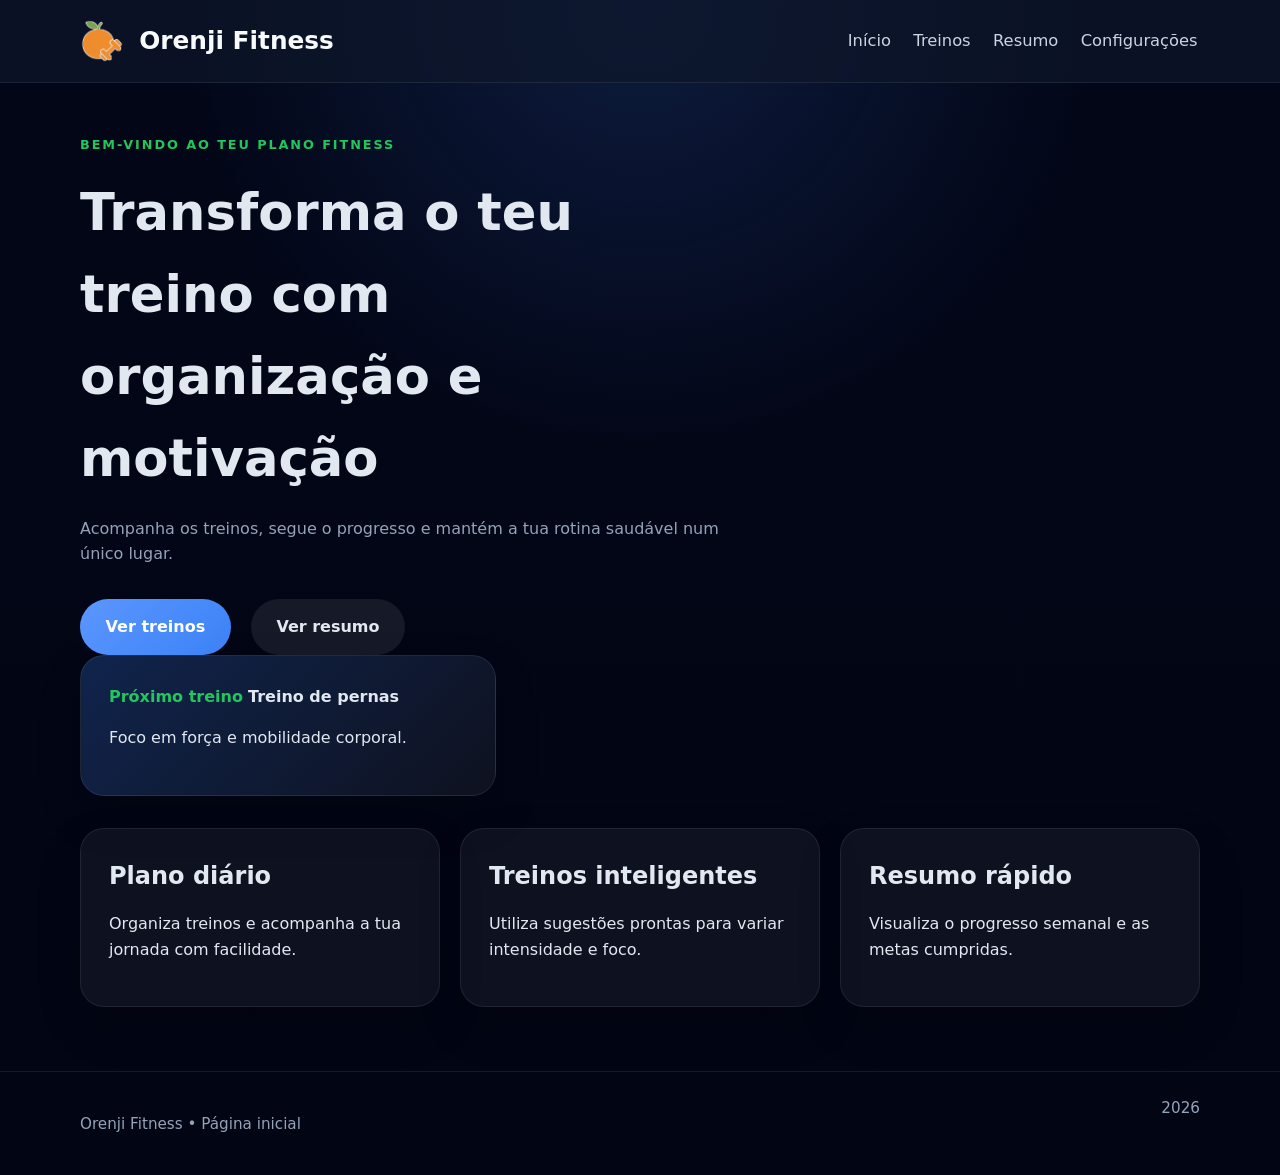
<file: index.html>
<!DOCTYPE html>
<html lang="pt-PT">
<head>
    <meta charset="UTF-8">
    <meta name="viewport" content="width=device-width, initial-scale=1.0">
    <title>Orenji Fitness • Página inicial</title>
    <link rel="icon" href="assets/logo_outline.png" type="image/png">
    <link rel="stylesheet" href="css/core/variables.css">
    <link rel="stylesheet" href="css/core/core.css">
    <link rel="stylesheet" href="css/core/layout.css">
    <link rel="stylesheet" href="css/core/components.css">
    <link rel="stylesheet" href="css/core/themes.css">
    <link rel="stylesheet" href="css/core/animations.css">
    <link rel="stylesheet" href="css/app.css">
</head>
<body>
    <header class="main-header">
        <div class="container header-row">
            <a class="brand" href="index.html">
                <img class="brand-logo" src="assets/logo_outline.png" alt="">
                <span>Orenji Fitness</span>
            </a>
            <nav>
                <a href="inicio.html">Início</a>
                <a href="treinos.html">Treinos</a>
                <a href="resumo.html">Resumo</a>
                <a href="configuracoes.html">Configurações</a>
            </nav>
        </div>
    </header>

    <main class="container hero-section">
        <section class="hero-copy">
            <span class="eyebrow">Bem-vindo ao teu plano fitness</span>
            <h1>Transforma o teu treino com organização e motivação</h1>
            <p>Acompanha os treinos, segue o progresso e mantém a tua rotina saudável num único lugar.</p>
            <div class="hero-actions">
                <a class="button" href="treinos.html" data-preferred-home-link>Ver treinos</a>
                <a class="button button-secondary" href="resumo.html">Ver resumo</a>
            </div>
        </section>

        <section class="hero-image">
            <div class="card highlight-card">
                <span>Próximo treino</span>
                <strong>Treino de pernas</strong>
                <p>Foco em força e mobilidade corporal.</p>
            </div>
        </section>
    </main>

    <section class="container features-section">
        <article class="feature-card">
            <h2>Plano diário</h2>
            <p>Organiza treinos e acompanha a tua jornada com facilidade.</p>
        </article>
        <article class="feature-card">
            <h2>Treinos inteligentes</h2>
            <p>Utiliza sugestões prontas para variar intensidade e foco.</p>
        </article>
        <article class="feature-card">
            <h2>Resumo rápido</h2>
            <p>Visualiza o progresso semanal e as metas cumpridas.</p>
        </article>
    </section>

    <footer class="site-footer">
        <div class="container footer-row">
            <p>Orenji Fitness • Página inicial</p>
            <span>2026</span>
        </div>
    </footer>

    <script src="js/core/theme.js"></script>
    <script src="js/data.js"></script>
    <script src="js/storage.js"></script>
    <script src="js/ui.js"></script>
    <script src="js/app.js"></script>
</body>
</html>
</file>
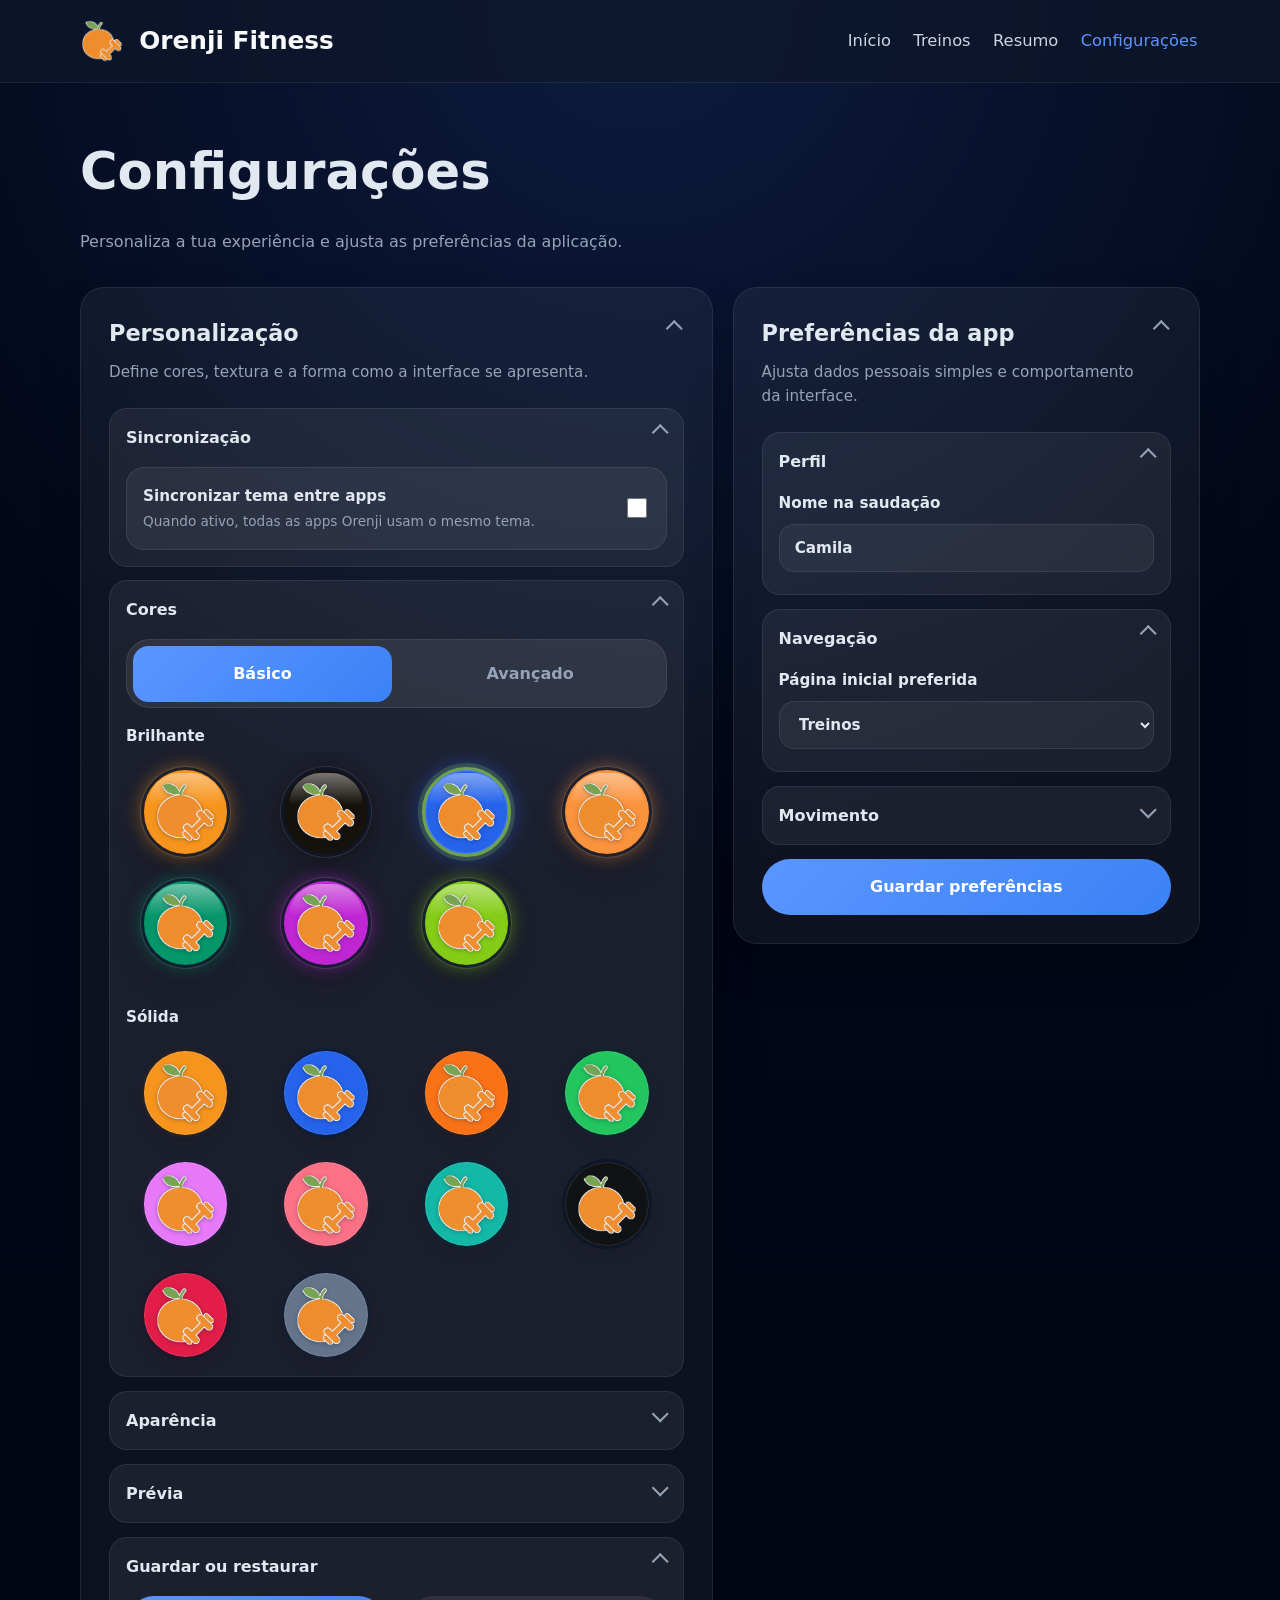
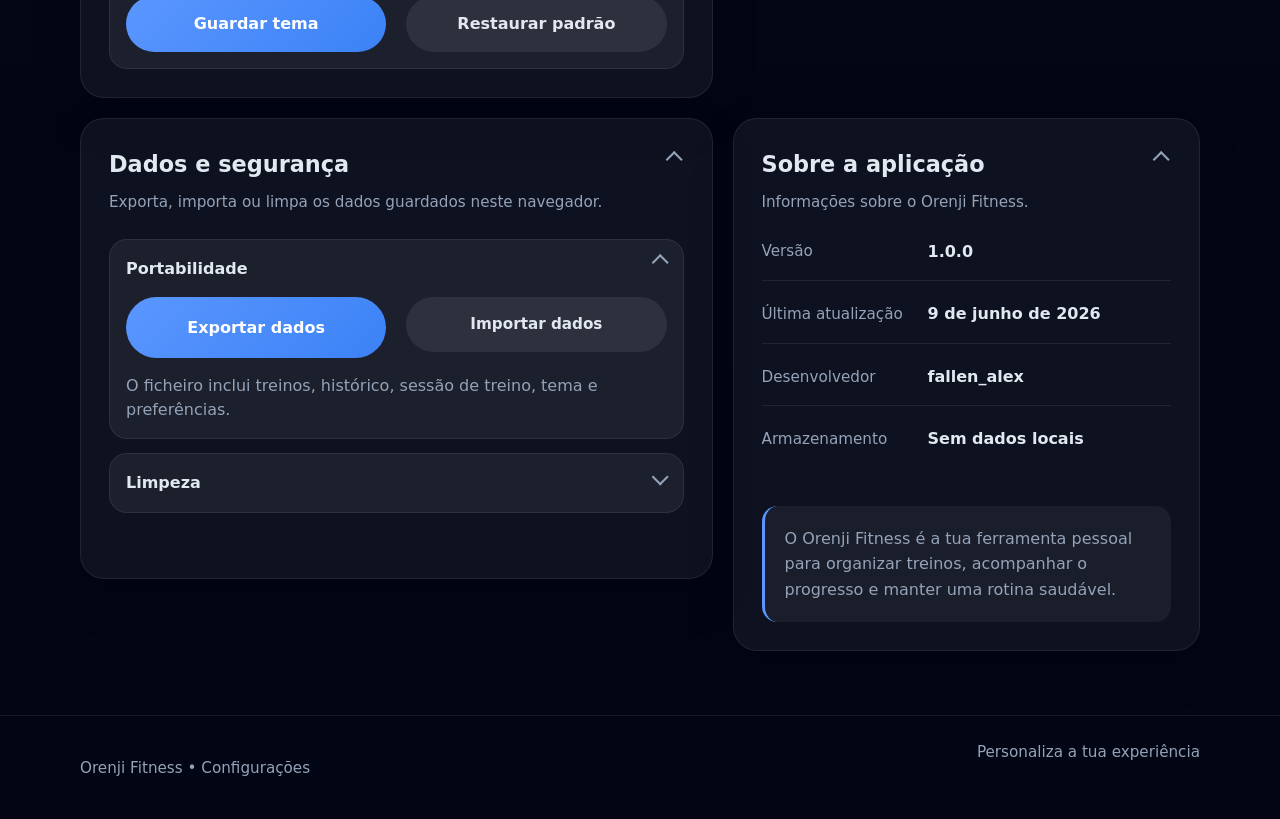
<file: configuracoes.html>
<!DOCTYPE html>
<html lang="pt-PT">
<head>
    <meta charset="UTF-8">
    <meta name="viewport" content="width=device-width, initial-scale=1.0">
    <title>Orenji Fitness • Configurações</title>
    <link rel="icon" href="assets/logo_outline.png" type="image/png">
    <link rel="stylesheet" href="css/core/variables.css">
    <link rel="stylesheet" href="css/core/core.css">
    <link rel="stylesheet" href="css/core/layout.css">
    <link rel="stylesheet" href="css/core/components.css">
    <link rel="stylesheet" href="css/core/themes.css">
    <link rel="stylesheet" href="css/core/animations.css">
    <link rel="stylesheet" href="css/app.css">
    <link rel="stylesheet" href="css/settings.css">
</head>
<body>
    <header class="main-header">
        <div class="container header-row">
            <a class="brand" href="index.html">
                <img class="brand-logo" src="assets/logo_outline.png" alt="">
                <span>Orenji Fitness</span>
            </a>
            <nav>
                <a href="inicio.html">Início</a>
                <a href="treinos.html">Treinos</a>
                <a href="resumo.html">Resumo</a>
                <a href="configuracoes.html">Configurações</a>
            </nav>
        </div>
    </header>

    <main class="container page-section">
        <section class="settings-header">
            <h1>Configurações</h1>
            <p>Personaliza a tua experiência e ajusta as preferências da aplicação.</p>
        </section>

        <section class="settings-grid">
            <details class="settings-card personalization-card" open>
                <summary class="settings-card-summary">
                    <h2>Personalização</h2>
                    <p>Define cores, textura e a forma como a interface se apresenta.</p>
                </summary>

                <div class="settings-accordion-body">
                    <details class="settings-disclosure" open>
                        <summary>Sincronização</summary>
                        <label class="theme-sync-control">
                            <span>
                                <strong>Sincronizar tema entre apps</strong>
                                <small>Quando ativo, todas as apps Orenji usam o mesmo tema.</small>
                            </span>
                            <input type="checkbox" id="theme-sync">
                        </label>
                    </details>

                    <details class="settings-disclosure" open>
                        <summary>Cores</summary>
                        <div class="settings-mode-toggle" aria-label="Modo de personalização">
                            <button type="button" class="mode-button active" data-mode="basic">Básico</button>
                            <button type="button" class="mode-button" data-mode="advanced">Avançado</button>
                        </div>

                        <div class="settings-panel active" id="basic-panel">
                            <div class="color-option-grid" aria-label="Temas"></div>
                        </div>

                        <div class="settings-panel" id="advanced-panel" hidden>
                            <div class="color-picker-group">
                                <label for="background-color">Fundo da app</label>
                                <div class="color-input-wrapper">
                                    <input type="color" id="background-color" value="#020617" class="color-input">
                                    <span id="background-value" class="color-value">#020617</span>
                                </div>
                            </div>

                            <div class="color-picker-group">
                                <label for="header-color">Barra superior</label>
                                <div class="color-input-wrapper">
                                    <input type="color" id="header-color" value="#0f172a" class="color-input">
                                    <span id="header-value" class="color-value">#0f172a</span>
                                </div>
                            </div>

                            <div class="color-picker-group">
                                <label for="primary-color">Cor primária</label>
                                <div class="color-input-wrapper">
                                    <input type="color" id="primary-color" value="#5b96ff" class="color-input">
                                    <span id="primary-value" class="color-value">#5b96ff</span>
                                </div>
                            </div>

                            <div class="color-picker-group">
                                <label for="primary-strong-color">Cor primária forte</label>
                                <div class="color-input-wrapper">
                                    <input type="color" id="primary-strong-color" value="#3b82f6" class="color-input">
                                    <span id="primary-strong-value" class="color-value">#3b82f6</span>
                                </div>
                            </div>

                            <div class="color-picker-group">
                                <label for="accent-color">Cor de destaque</label>
                                <div class="color-input-wrapper">
                                    <input type="color" id="accent-color" value="#22c55e" class="color-input">
                                    <span id="accent-value" class="color-value">#22c55e</span>
                                </div>
                            </div>

                            <div class="color-picker-group">
                                <label for="danger-color">Cor de atenção</label>
                                <div class="color-input-wrapper">
                                    <input type="color" id="danger-color" value="#f43f5e" class="color-input">
                                    <span id="danger-value" class="color-value">#f43f5e</span>
                                </div>
                            </div>

                            <div class="color-picker-group">
                                <label for="warning-color">Cor de aviso</label>
                                <div class="color-input-wrapper">
                                    <input type="color" id="warning-color" value="#facc15" class="color-input">
                                    <span id="warning-value" class="color-value">#facc15</span>
                                </div>
                            </div>
                        </div>
                    </details>

                    <details class="settings-disclosure">
                        <summary>Aparência</summary>
                        <div class="appearance-group">
                            <h3>Textura da interface</h3>
                            <div class="appearance-options" aria-label="Textura da interface">
                                <button type="button" class="appearance-button active" data-option="texture" data-value="glass">
                                    <strong>Vidro</strong>
                                    <span>Mais leve</span>
                                </button>
                                <button type="button" class="appearance-button" data-option="texture" data-value="soft">
                                    <strong>Suave</strong>
                                    <span>Equilibrada</span>
                                </button>
                                <button type="button" class="appearance-button" data-option="texture" data-value="solid">
                                    <strong>Sólida</strong>
                                    <span>Mais opaca</span>
                                </button>
                            </div>
                        </div>

                        <div class="appearance-group">
                            <h3>Forma dos cartões</h3>
                            <div class="appearance-options" aria-label="Forma dos cartões">
                                <button type="button" class="appearance-button active" data-option="shape" data-value="rounded">
                                    <strong>Redonda</strong>
                                    <span>Mais orgânica</span>
                                </button>
                                <button type="button" class="appearance-button" data-option="shape" data-value="soft">
                                    <strong>Suave</strong>
                                    <span>Equilibrada</span>
                                </button>
                                <button type="button" class="appearance-button" data-option="shape" data-value="square">
                                    <strong>Reta</strong>
                                    <span>Mais técnica</span>
                                </button>
                            </div>
                        </div>

                        <div class="appearance-group">
                            <h3>Sombra</h3>
                            <div class="appearance-options" aria-label="Sombra">
                                <button type="button" class="appearance-button" data-option="shadow" data-value="none">
                                    <strong>Nenhuma</strong>
                                    <span>Plano</span>
                                </button>
                                <button type="button" class="appearance-button active" data-option="shadow" data-value="soft">
                                    <strong>Suave</strong>
                                    <span>Discreta</span>
                                </button>
                                <button type="button" class="appearance-button" data-option="shadow" data-value="deep">
                                    <strong>Profunda</strong>
                                    <span>Mais relevo</span>
                                </button>
                            </div>
                        </div>

                        <div class="appearance-group">
                            <h3>Densidade</h3>
                            <div class="appearance-options" aria-label="Densidade">
                                <button type="button" class="appearance-button" data-option="density" data-value="compact">
                                    <strong>Compacta</strong>
                                    <span>Mais dados</span>
                                </button>
                                <button type="button" class="appearance-button active" data-option="density" data-value="comfortable">
                                    <strong>Confortável</strong>
                                    <span>Padrão</span>
                                </button>
                                <button type="button" class="appearance-button" data-option="density" data-value="spacious">
                                    <strong>Espaçosa</strong>
                                    <span>Mais ar</span>
                                </button>
                            </div>
                        </div>
                    </details>

                    <details class="settings-disclosure">
                        <summary>Prévia</summary>
                        <div class="color-preview app-preview" id="color-preview">
                            <div class="preview-app-shell">
                                <div class="preview-app-header">
                                    <span>Orenji Fitness</span>
                                    <small>Configuração ativa</small>
                                </div>
                                <div class="preview-app-body">
                                    <article class="preview-workout-card">
                                        <span class="preview-kicker">Treino de hoje</span>
                                        <strong>Força e mobilidade</strong>
                                        <p>35 min · 3 exercícios</p>
                                        <button type="button" class="button">Iniciar</button>
                                    </article>
                                    <article class="preview-progress-card">
                                        <span class="preview-kicker">Semana</span>
                                        <strong>4/7 treinos</strong>
                                        <div class="preview-progress-bar">
                                            <span></span>
                                        </div>
                                    </article>
                                </div>
                            </div>
                        </div>
                    </details>

                    <details class="settings-disclosure" open>
                        <summary>Guardar ou restaurar</summary>
                        <div class="settings-actions">
                            <button class="button" id="save-colors">Guardar tema</button>
                            <button class="button button-secondary" id="reset-colors">Restaurar padrão</button>
                        </div>
                    </details>
                </div>
            </details>

            <details class="settings-card settings-control-card" open>
                <summary class="settings-card-summary">
                    <h2>Preferências da app</h2>
                    <p>Ajusta dados pessoais simples e comportamento da interface.</p>
                </summary>

                <div class="settings-accordion-body">
                    <details class="settings-disclosure" open>
                        <summary>Perfil</summary>
                        <div class="settings-form-grid">
                            <label class="settings-field" for="profile-name">
                                <span>Nome na saudação</span>
                                <input type="text" id="profile-name" maxlength="32" autocomplete="name">
                            </label>
                        </div>
                    </details>

                    <details class="settings-disclosure" open>
                        <summary>Navegação</summary>
                        <div class="settings-form-grid">
                            <label class="settings-field" for="preferred-home">
                                <span>Página inicial preferida</span>
                                <select id="preferred-home">
                                    <option value="inicio.html">Início</option>
                                    <option value="treinos.html">Treinos</option>
                                    <option value="resumo.html">Resumo</option>
                                </select>
                            </label>
                        </div>
                    </details>

                    <details class="settings-disclosure">
                        <summary>Movimento</summary>
                        <label class="theme-sync-control">
                            <span>
                                <strong>Reduzir animações</strong>
                                <small>Diminui transições e movimentos visuais na aplicação.</small>
                            </span>
                            <input type="checkbox" id="reduce-motion">
                        </label>
                    </details>

                    <div class="settings-actions settings-actions--compact">
                        <button class="button" id="save-preferences">Guardar preferências</button>
                    </div>
                </div>
            </details>

            <details class="settings-card settings-control-card" open>
                <summary class="settings-card-summary">
                    <h2>Dados e segurança</h2>
                    <p>Exporta, importa ou limpa os dados guardados neste navegador.</p>
                </summary>

                <div class="settings-accordion-body">
                    <details class="settings-disclosure" open>
                        <summary>Portabilidade</summary>
                        <div class="data-actions">
                            <button class="button" id="export-data">Exportar dados</button>
                            <label class="button button-secondary file-import-button" for="import-data-file">Importar dados</label>
                            <input type="file" id="import-data-file" accept="application/json,.json">
                        </div>
                        <p class="settings-help">O ficheiro inclui treinos, histórico, sessão de treino, tema e preferências.</p>
                    </details>

                    <details class="settings-disclosure">
                        <summary>Limpeza</summary>
                        <div class="danger-zone">
                            <div>
                                <strong>Limpar dados da app</strong>
                                <p>Remove os dados locais do Orenji Fitness deste navegador.</p>
                            </div>
                            <button class="button button-secondary danger-button" id="clear-app-data">Limpar dados</button>
                        </div>
                    </details>

                    <p class="settings-message" id="data-message" role="status" aria-live="polite"></p>
                </div>
            </details>

            <details class="settings-card settings-control-card" open>
                <summary class="settings-card-summary">
                    <h2>Sobre a aplicação</h2>
                    <p>Informações sobre o Orenji Fitness.</p>
                </summary>

                <div class="settings-accordion-body">
                    <div class="settings-info">
                        <div class="info-item">
                            <span class="info-label">Versão</span>
                            <strong class="info-value">1.0.0</strong>
                        </div>
                        <div class="info-item">
                            <span class="info-label">Última atualização</span>
                            <strong class="info-value">9 de junho de 2026</strong>
                        </div>
                        <div class="info-item">
                            <span class="info-label">Desenvolvedor</span>
                            <strong class="info-value">fallen_alex</strong>
                        </div>
                        <div class="info-item">
                            <span class="info-label">Armazenamento</span>
                            <strong class="info-value" id="storage-status">A calcular...</strong>
                        </div>
                    </div>

                    <div class="settings-description">
                        <p>O Orenji Fitness é a tua ferramenta pessoal para organizar treinos, acompanhar o progresso e manter uma rotina saudável.</p>
                    </div>
                </div>
            </details>
        </section>
    </main>

    <footer class="site-footer">
        <div class="container footer-row">
            <p>Orenji Fitness • Configurações</p>
            <span>Personaliza a tua experiência</span>
        </div>
    </footer>

    <script src="js/core/theme.js"></script>
    <script src="js/data.js"></script>
    <script src="js/app.js"></script>
    <script src="js/settings.js"></script>
</body>
</html>
</file>
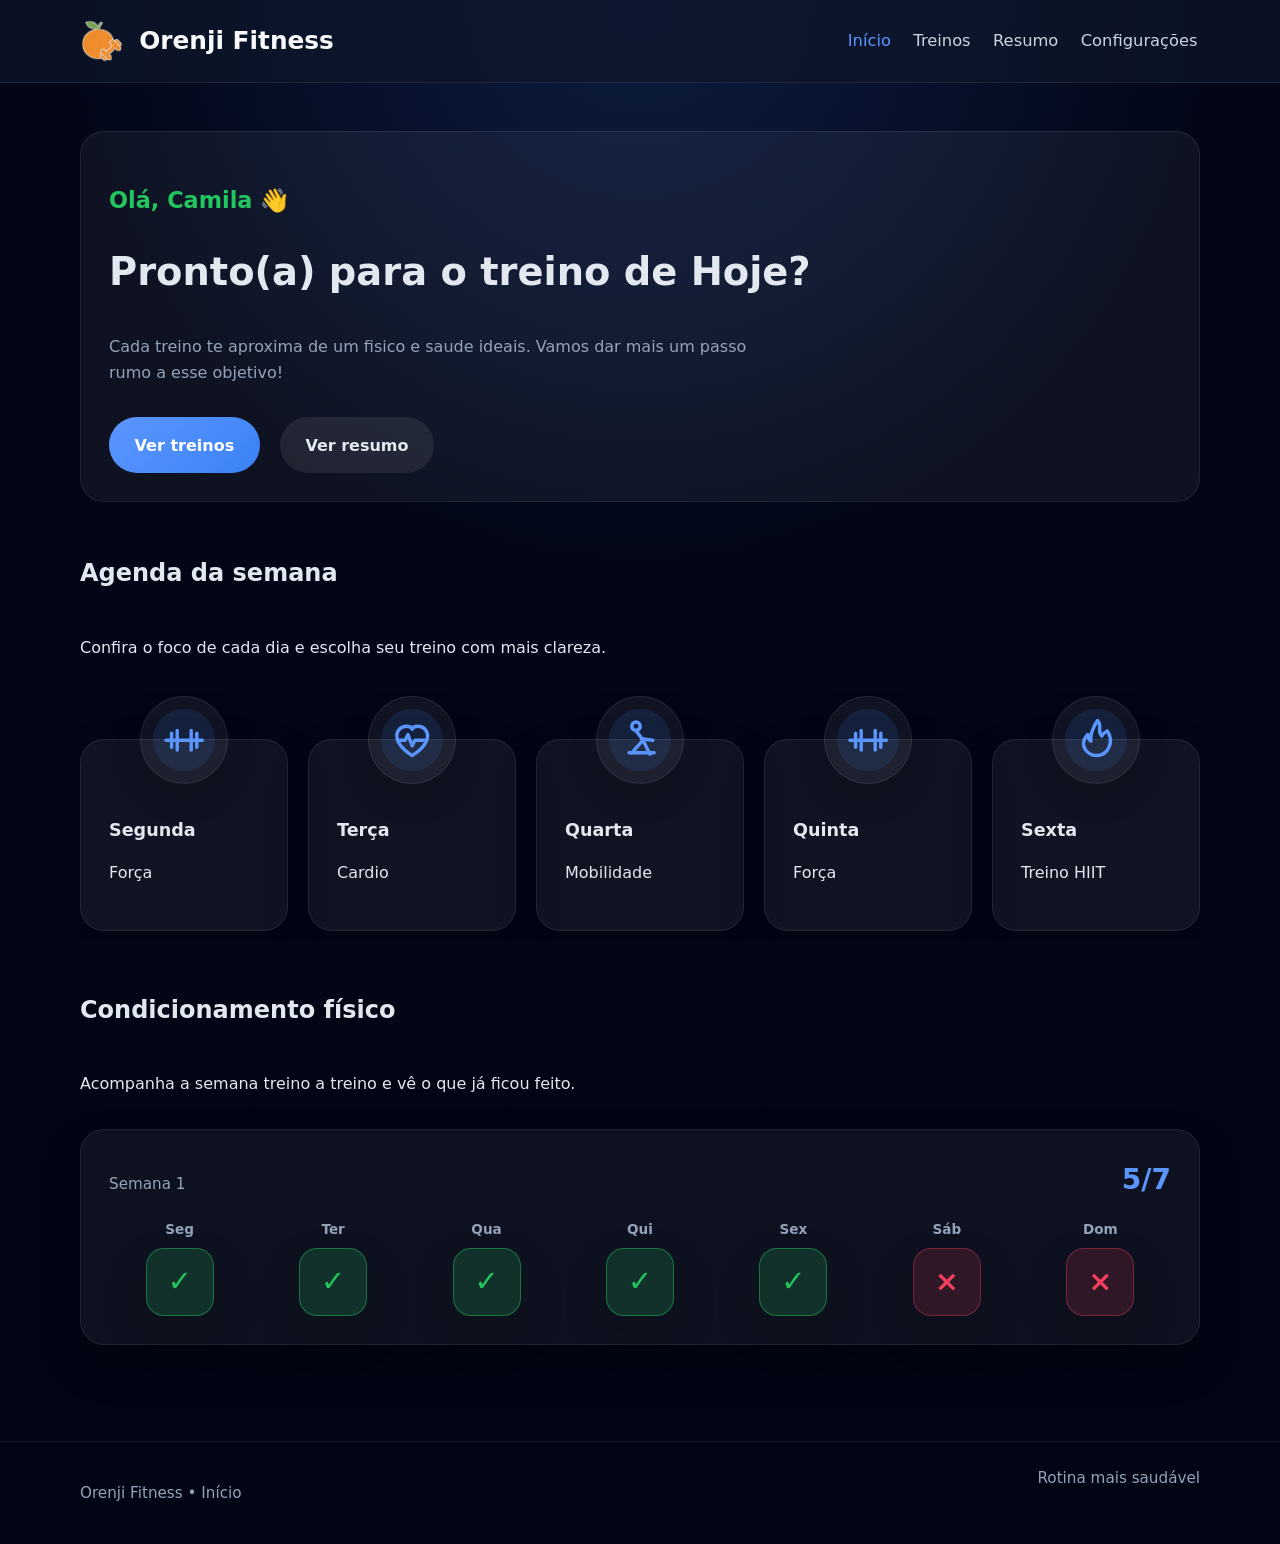
<file: inicio.html>
<!DOCTYPE html>
<html lang="pt-PT">
<head>
    <meta charset="UTF-8">
    <meta name="viewport" content="width=device-width, initial-scale=1.0">
    <title>Orenji Fitness • Início</title>
    <link rel="icon" href="assets/logo_outline.png" type="image/png">
    <link rel="stylesheet" href="css/core/variables.css">
    <link rel="stylesheet" href="css/core/core.css">
    <link rel="stylesheet" href="css/core/layout.css">
    <link rel="stylesheet" href="css/core/components.css">
    <link rel="stylesheet" href="css/core/themes.css">
    <link rel="stylesheet" href="css/core/animations.css">
    <link rel="stylesheet" href="css/app.css">
</head>
<body>
    <header class="main-header">
        <div class="container header-row">
            <a class="brand" href="index.html">
                <img class="brand-logo" src="assets/logo_outline.png" alt="">
                <span>Orenji Fitness</span>
            </a>
            <nav>
                <a href="inicio.html">Início</a>
                <a href="treinos.html">Treinos</a>
                <a href="resumo.html">Resumo</a>
                <a href="configuracoes.html">Configurações</a>
            </nav>
        </div>
    </header>

    <main class="container page-section">
        <section class="welcome-card">
            <div class="welcome-copy">
                <p class="welcome-salutation">Olá, <span id="user-name">"Name_here"</span> 👋</p>
                <h1>Pronto(a) para o treino de Hoje?</h1>
                <p class="motivational-text">Cada treino te aproxima de um fisico e saude ideais. Vamos dar mais um passo rumo a esse objetivo!</p>
                <div class="hero-actions">
                    <a class="button" href="treinos.html">Ver treinos</a>
                    <a class="button button-secondary" href="resumo.html">Ver resumo</a>
                </div>
            </div>
        </section>

        <section class="schedule-section">
            <div class="section-header">
                <h2>Agenda da semana</h2>
                <p>Confira o foco de cada dia e escolha seu treino com mais clareza.</p>
            </div>
            <div class="roller" id="schedule-roller"></div>
        </section>

        <section class="chart-section">
            <div class="section-header">
                <h2>Condicionamento físico</h2>
                <p>Acompanha a semana treino a treino e vê o que já ficou feito.</p>
            </div>
            <article class="chart-card">
                <div class="conditioning-week" id="conditioning-week">
                    <div class="conditioning-header">
                        <span class="meter-title">Semana 1</span>
                        <strong id="conditioning-score">0/7</strong>
                    </div>
                    <div class="conditioning-grid" id="conditioning-grid"></div>
                </div>
            </article>
        </section>
    </main>

    <footer class="site-footer">
        <div class="container footer-row">
            <p>Orenji Fitness • Início</p>
            <span>Rotina mais saudável</span>
        </div>
    </footer>

    <script src="js/core/theme.js"></script>
    <script src="js/data.js"></script>
    <script src="js/storage.js"></script>
    <script src="js/ui.js"></script>
    <script src="js/app.js"></script>
</body>
</html>
</file>
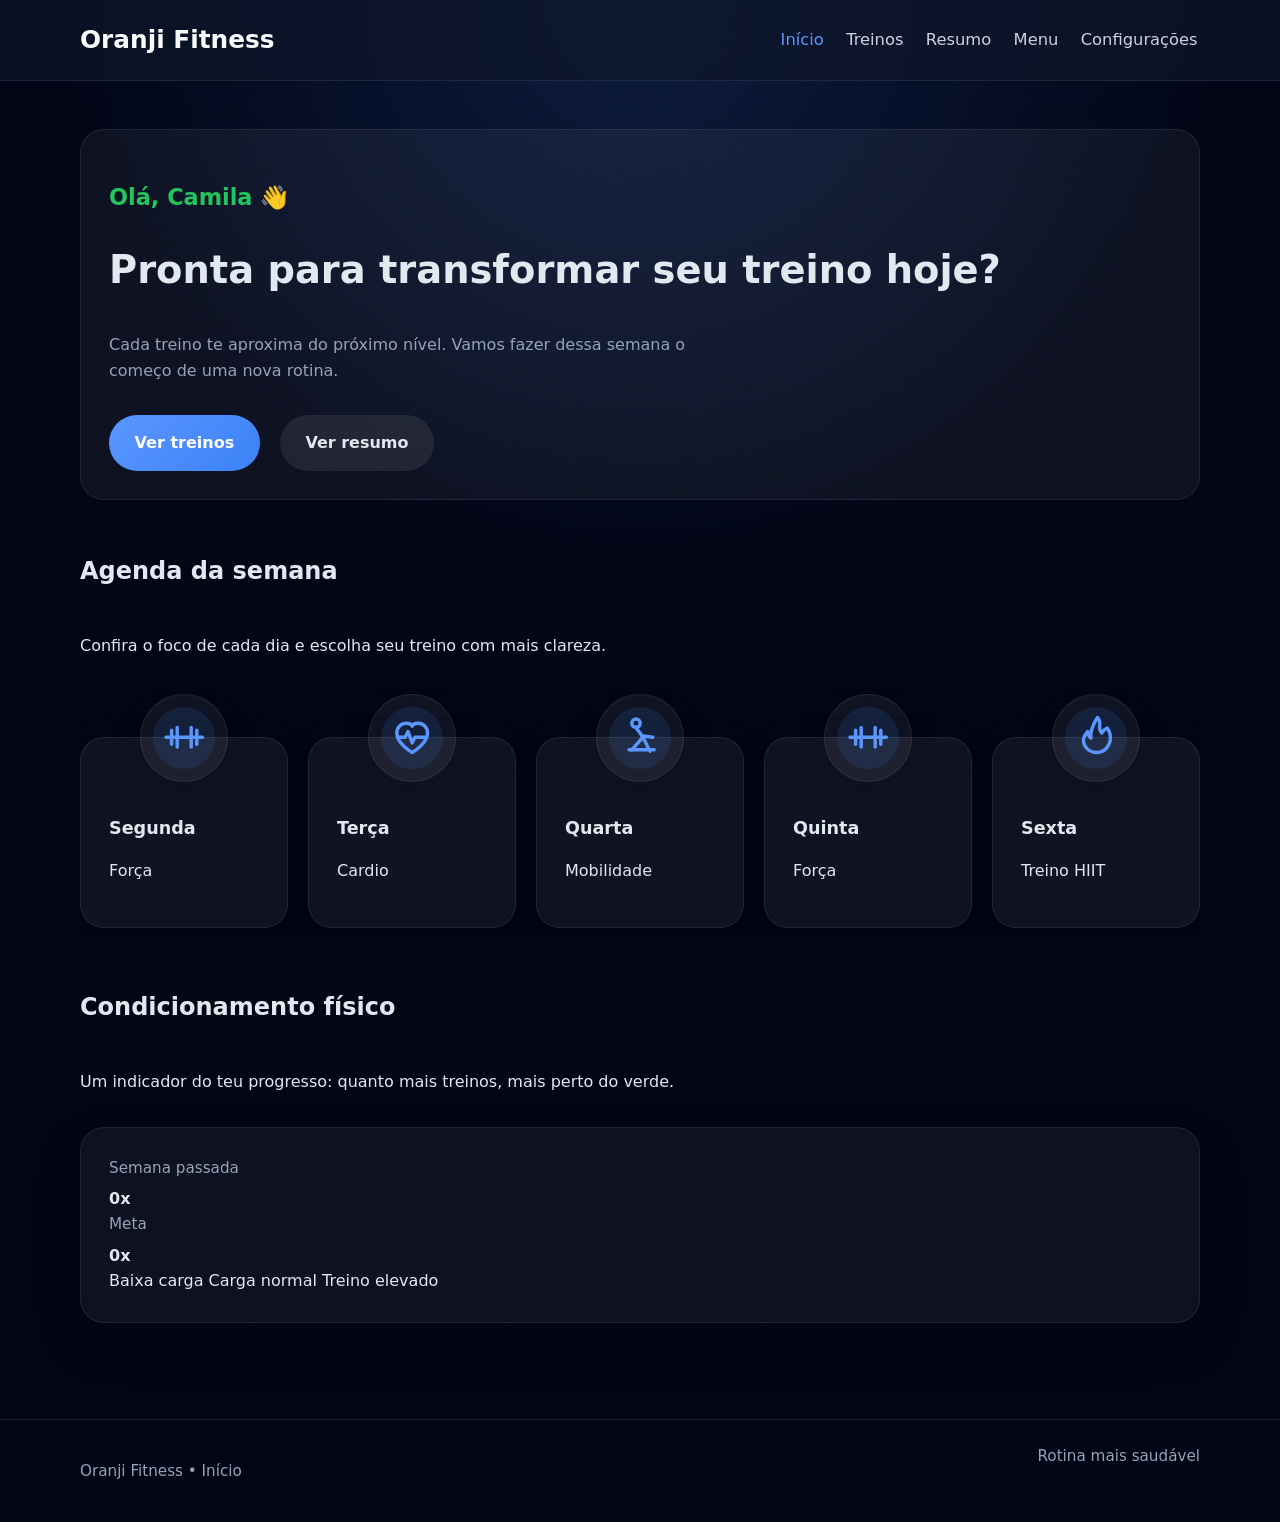
<file: início.html>
<!DOCTYPE html>
<html lang="pt-PT">
<head>
    <meta charset="UTF-8">
    <meta name="viewport" content="width=device-width, initial-scale=1.0">
    <title>Oranji Fitness • Início</title>
    <link rel="icon" href="favicon.svg" type="image/svg+xml">
    <link rel="stylesheet" href="css/style.css">
</head>
<body>
    <header class="main-header">
        <div class="container header-row">
            <a class="brand" href="index.html">Oranji Fitness</a>
            <nav>
                <a href="início.html">Início</a>
                <a href="treinos.html">Treinos</a>
                <a href="resumo.html">Resumo</a>
                <a href="Menu.html">Menu</a>
                <a href="configuracoes.html">Configurações</a>
            </nav>
        </div>
    </header>

    <main class="container page-section">
        <section class="welcome-card">
            <div class="welcome-copy">
                <p class="welcome-salutation">Olá, <span id="user-name">Camila</span> 👋</p>
                <h1>Pronta para transformar seu treino hoje?</h1>
                <p class="motivational-text">Cada treino te aproxima do próximo nível. Vamos fazer dessa semana o começo de uma nova rotina.</p>
                <div class="hero-actions">
                    <a class="button" href="treinos.html">Ver treinos</a>
                    <a class="button button-secondary" href="resumo.html">Ver resumo</a>
                </div>
            </div>
        </section>

        <section class="schedule-section">
            <div class="section-header">
                <h2>Agenda da semana</h2>
                <p>Confira o foco de cada dia e escolha seu treino com mais clareza.</p>
            </div>
            <div class="roller" id="schedule-roller"></div>
        </section>

        <section class="chart-section">
            <div class="section-header">
                <h2>Condicionamento físico</h2>
                <p>Um indicador do teu progresso: quanto mais treinos, mais perto do verde.</p>
            </div>
            <article class="chart-card">
                <div class="fitness-gauge" id="fitness-gauge">
                    <div class="gauge-meta">
                        <div>
                            <span class="meter-title">Semana passada</span>
                            <strong id="meter-current-count">0x</strong>
                        </div>
                        <div>
                            <span class="meter-title">Meta</span>
                            <strong id="meter-goal-count">0x</strong>
                        </div>
                    </div>
                    <div class="bar-gauge">
                        <div class="gauge-bar-track">
                            <div class="gauge-bar-fill" id="gauge-bar-fill"></div>
                            <div class="gauge-bar-thumb" id="gauge-bar-thumb"></div>
                        </div>
                    </div>
                    <div class="gauge-labels">
                        <span>Baixa carga</span>
                        <span>Carga normal</span>
                        <span>Treino elevado</span>
                    </div>
                </div>
            </article>
        </section>
    </main>

    <footer class="site-footer">
        <div class="container footer-row">
            <p>Oranji Fitness • Início</p>
            <span>Rotina mais saudável</span>
        </div>
    </footer>

    <script src="js/theme.js"></script>
    <script src="js/data.js"></script>
    <script src="js/storage.js"></script>
    <script src="js/ui.js"></script>
    <script src="js/app.js"></script>
</body>
</html>
</file>
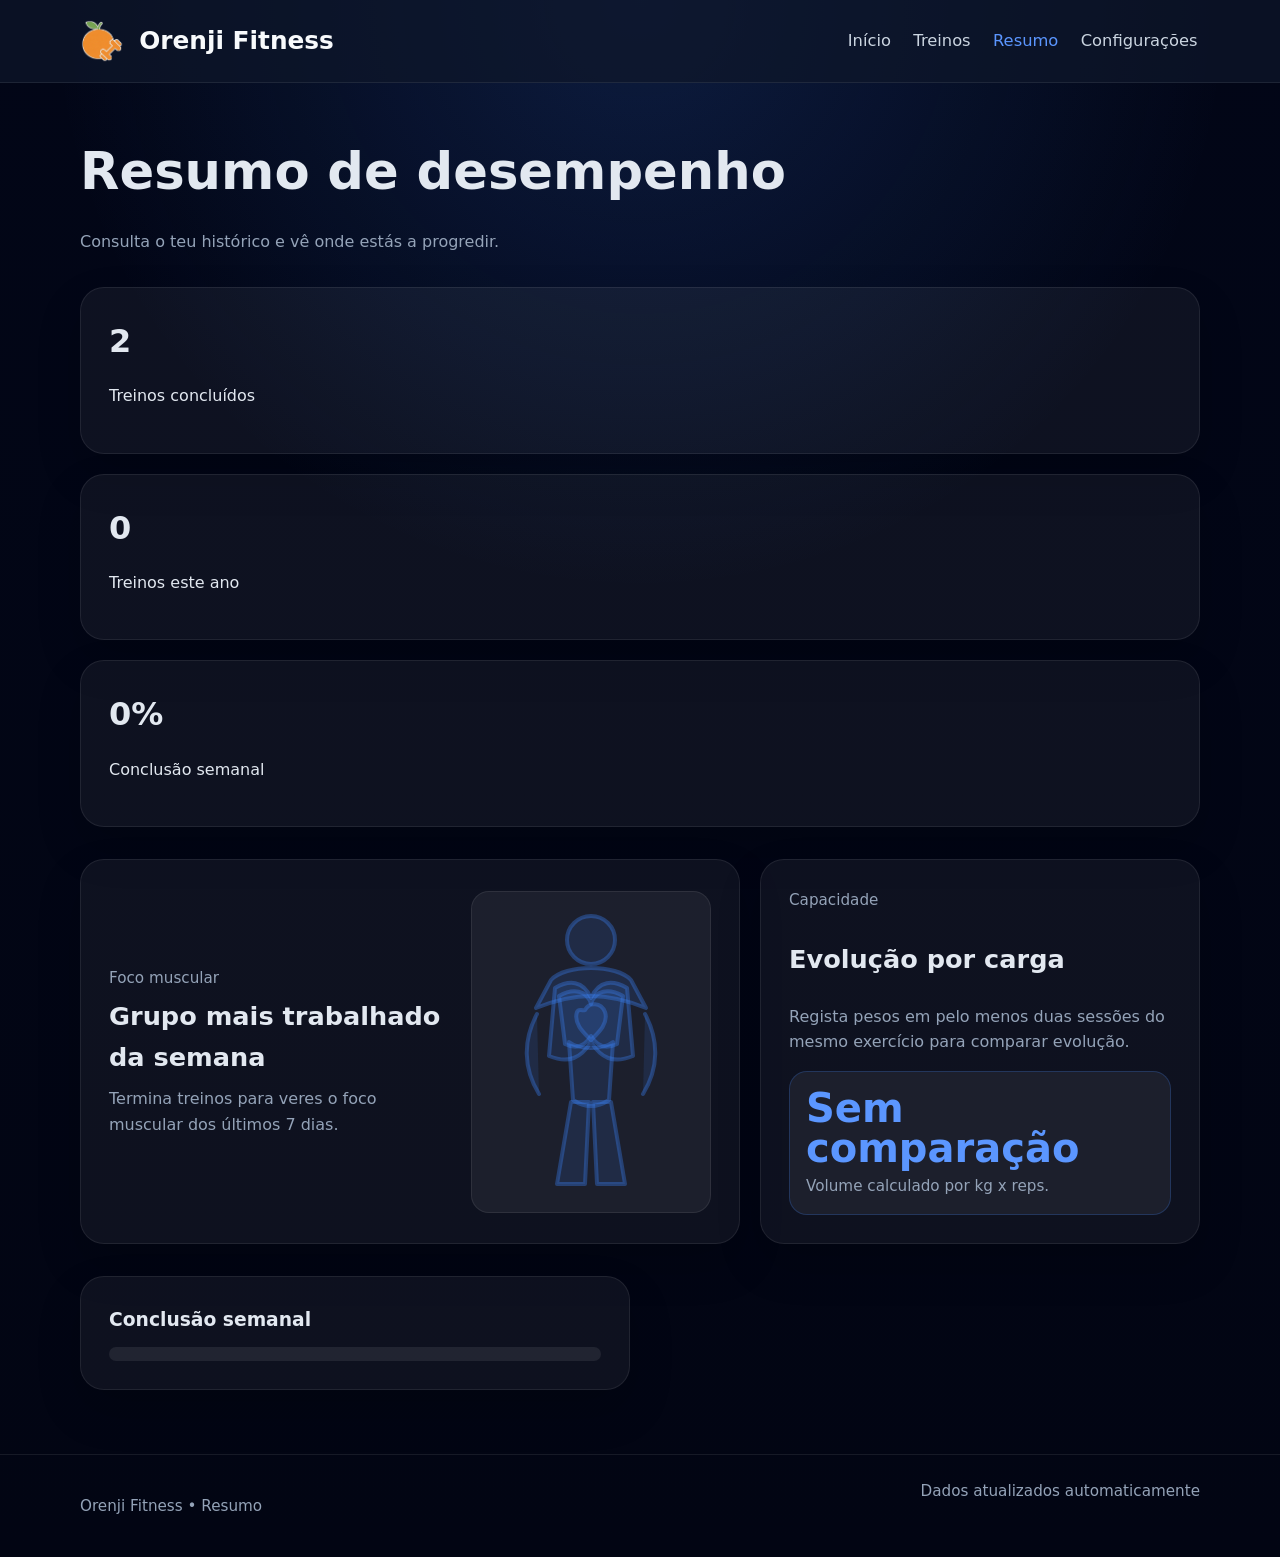
<file: resumo.html>
<!DOCTYPE html>
<html lang="pt-PT">
<head>
    <meta charset="UTF-8">
    <meta name="viewport" content="width=device-width, initial-scale=1.0">
    <title>Orenji Fitness • Resumo</title>
    <link rel="icon" href="assets/logo_outline.png" type="image/png">
    <link rel="stylesheet" href="css/core/variables.css">
    <link rel="stylesheet" href="css/core/core.css">
    <link rel="stylesheet" href="css/core/layout.css">
    <link rel="stylesheet" href="css/core/components.css">
    <link rel="stylesheet" href="css/core/themes.css">
    <link rel="stylesheet" href="css/core/animations.css">
    <link rel="stylesheet" href="css/app.css">
</head>
<body>
    <header class="main-header">
        <div class="container header-row">
            <a class="brand" href="index.html">
                <img class="brand-logo" src="assets/logo_outline.png" alt="">
                <span>Orenji Fitness</span>
            </a>
            <nav>
                <a href="inicio.html">Início</a>
                <a href="treinos.html">Treinos</a>
                <a href="resumo.html">Resumo</a>
                <a href="configuracoes.html">Configurações</a>
            </nav>
        </div>
    </header>

    <main class="container page-section">
        <section class="summary-header">
            <h1>Resumo de desempenho</h1>
            <p>Consulta o teu histórico e vê onde estás a progredir.</p>
        </section>

        <section id="summary-cards" class="stats-grid">
            <article class="stat-card">
                <h3>0</h3>
                <p>Treinos concluídos</p>
            </article>
            <article class="stat-card">
                <h3>0</h3>
                <p>Treinos este ano</p>
            </article>
            <article class="stat-card">
                <h3>0%</h3>
                <p>Conclusão semanal</p>
            </article>
        </section>

        <section class="summary-insights">
            <article class="summary-panel muscle-panel">
                <div>
                    <span class="meter-title">Foco muscular</span>
                    <h2>Grupo mais trabalhado da semana</h2>
                    <p id="muscle-focus-copy">Termina treinos para veres o foco muscular dos últimos 7 dias.</p>
                </div>
                <div class="anatomy-map" id="anatomy-map" aria-label="Mapa anatómico semanal" role="img">
                    <svg viewBox="0 0 220 320" aria-hidden="true" focusable="false">
                        <circle class="muscle-shape muscle-core" cx="110" cy="48" r="24"></circle>
                        <path class="muscle-shape muscle-ombros" d="M70 88 C84 72 136 72 150 88 L165 116 C145 108 125 104 110 104 C95 104 75 108 55 116 Z"></path>
                        <path class="muscle-shape muscle-peito" d="M78 104 C92 96 106 98 110 112 C114 98 128 96 142 104 L136 152 C124 158 116 154 110 144 C104 154 96 158 84 152 Z"></path>
                        <path class="muscle-shape muscle-costas" d="M74 96 C88 88 102 88 110 106 C118 88 132 88 146 96 L152 164 C132 172 120 166 110 150 C100 166 88 172 68 164 Z"></path>
                        <path class="muscle-shape muscle-core" d="M88 150 C98 158 122 158 132 150 L128 208 C116 216 104 216 92 208 Z"></path>
                        <path class="muscle-shape muscle-pernas" d="M90 210 L108 210 L104 292 L76 292 Z"></path>
                        <path class="muscle-shape muscle-pernas" d="M112 210 L130 210 L144 292 L116 292 Z"></path>
                        <path class="muscle-shape muscle-cardio" d="M104 118 C108 110 120 110 124 120 C128 132 116 142 110 148 C104 142 92 132 96 120 C98 116 100 119 104 118 Z"></path>
                        <path class="muscle-shape muscle-mobilidade" d="M56 122 C42 148 42 176 58 202"></path>
                        <path class="muscle-shape muscle-mobilidade" d="M164 122 C178 148 178 176 162 202"></path>
                    </svg>
                </div>
            </article>

            <article class="summary-panel capacity-panel">
                <span class="meter-title">Capacidade</span>
                <h2>Evolução por carga</h2>
                <p id="capacity-copy">Regista pesos em pelo menos duas sessões do mesmo exercício para comparar evolução.</p>
                <div class="capacity-highlight">
                    <strong id="capacity-value">Sem comparação</strong>
                    <span id="capacity-detail">Volume calculado por kg x reps.</span>
                </div>
            </article>
        </section>

        <section class="progress-list">
            <article class="progress-card">
                <h3>Conclusão semanal</h3>
                <div class="progress-bar"><span style="width: 0%"></span></div>
            </article>
        </section>
    </main>

    <footer class="site-footer">
        <div class="container footer-row">
            <p>Orenji Fitness • Resumo</p>
            <span>Dados atualizados automaticamente</span>
        </div>
    </footer>

    <script src="js/core/theme.js"></script>
    <script src="js/data.js"></script>
    <script src="js/storage.js"></script>
    <script src="js/ui.js"></script>
    <script src="js/app.js"></script>
</body>
</html>
</file>
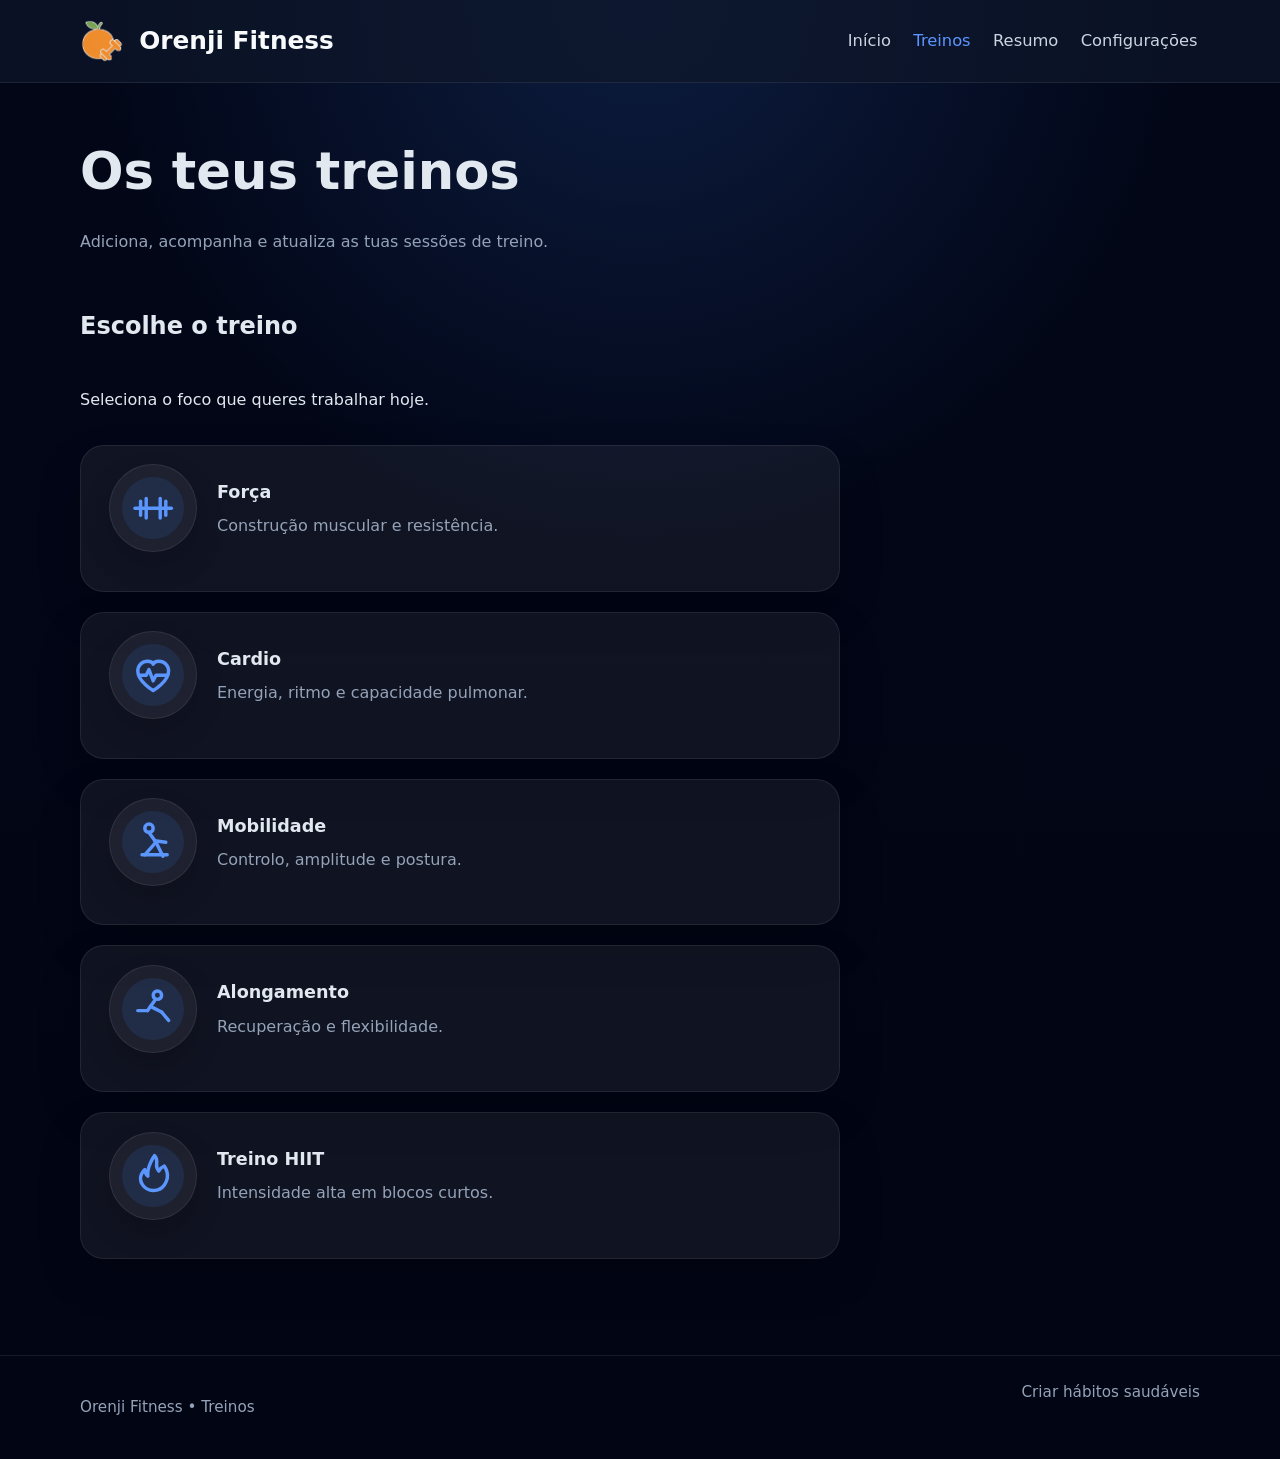
<file: treinos.html>
<!DOCTYPE html>
<html lang="pt-PT">
<head>
    <meta charset="UTF-8">
    <meta name="viewport" content="width=device-width, initial-scale=1.0">
    <title>Orenji Fitness • Treinos</title>
    <link rel="icon" href="assets/logo_outline.png" type="image/png">
    <link rel="stylesheet" href="css/core/variables.css">
    <link rel="stylesheet" href="css/core/core.css">
    <link rel="stylesheet" href="css/core/layout.css">
    <link rel="stylesheet" href="css/core/components.css">
    <link rel="stylesheet" href="css/core/themes.css">
    <link rel="stylesheet" href="css/core/animations.css">
    <link rel="stylesheet" href="css/app.css">
</head>
<body>
    <header class="main-header">
        <div class="container header-row">
            <a class="brand" href="index.html">
                <img class="brand-logo" src="assets/logo_outline.png" alt="">
                <span>Orenji Fitness</span>
            </a>
            <nav>
                <a href="inicio.html">Início</a>
                <a href="treinos.html">Treinos</a>
                <a href="resumo.html">Resumo</a>
                <a href="configuracoes.html">Configurações</a>
            </nav>
        </div>
    </header>

    <main class="container page-section">
        <section class="page-header">
            <h1>Os teus treinos</h1>
            <p>Adiciona, acompanha e atualiza as tuas sessões de treino.</p>
        </section>

        <section class="training-selector-section">
            <div class="section-header">
                <h2>Escolhe o treino</h2>
                <p>Seleciona o foco que queres trabalhar hoje.</p>
            </div>
            <div class="training-selector-list" id="training-selector-list"></div>
        </section>

        <section class="training-workout-view" id="training-workout-view" aria-hidden="true"></section>
    </main>

    <footer class="site-footer">
        <div class="container footer-row">
            <p>Orenji Fitness • Treinos</p>
            <span>Criar hábitos saudáveis</span>
        </div>
    </footer>

    <script src="js/core/theme.js"></script>
    <script src="js/data.js"></script>
    <script src="js/storage.js"></script>
    <script src="js/ui.js"></script>
    <script src="js/app.js"></script>
</body>
</html>
</file>
<file: css/core/variables.css>
/* Orenji visual tokens shared by all Orenji apps. */
:root {
    --background: #020617;
    --background-end: #0b1120;
    --surface: #111827;
    --surface-alt: #1f2937;
    --text: #e2e8f0;
    --text-muted: #94a3b8;
    --header-text: #f8fafc;
    --header-text-muted: #cbd5e1;
    --primary: #5b96ff;
    --primary-strong: #3b82f6;
    --accent: #22c55e;
    --danger: #f43f5e;
    --warning: #facc15;
    --primary-contrast: #ffffff;
    --accent-contrast: #052e16;
    --primary-rgb: 59, 130, 246;
    --accent-rgb: 34, 197, 94;
    --danger-rgb: 244, 63, 94;
    --warning-rgb: 250, 204, 21;
    --border: rgba(255,255,255,0.08);
    --border-strong: rgba(255,255,255,0.12);
    --panel-bg: rgba(255,255,255,0.05);
    --panel-alt-bg: rgba(255,255,255,0.06);
    --secondary-bg: rgba(255,255,255,0.08);
    --header-bg: rgba(15,23,42,0.95);
    --card-shadow: 0 20px 45px rgba(0,0,0,0.16);
    --radius: 22px;
    --section-padding: 3rem 0 2rem;
    --card-padding: 1.75rem;
    --grid-gap: 1.25rem;
    --button-padding: 0.95rem 1.6rem;
    --control-padding: 0.95rem 1rem;
    --container-width: 1120px;
    --focus-ring: 0 0 0 3px rgba(var(--primary-rgb), 0.12);
}
</file>
<file: css/core/core.css>
* {
    box-sizing: border-box;
}

html,
body {
    margin: 0;
    padding: 0;
    font-family: Inter, system-ui, -apple-system, BlinkMacSystemFont, 'Segoe UI', sans-serif;
    background: radial-gradient(circle at top, rgba(var(--primary-rgb), 0.18), transparent 35%),
                linear-gradient(180deg, var(--background) 0%, var(--background-end) 100%);
    color: var(--text);
    min-height: 100%;
}

body {
    line-height: 1.6;
}

img {
    display: block;
    max-width: 100%;
}

a {
    color: inherit;
    text-decoration: none;
}

h1,
h2,
h3,
p {
    overflow-wrap: anywhere;
}

label {
    display: block;
    font-size: 0.95rem;
    margin-bottom: 0.4rem;
    color: var(--text-muted);
}

input,
select,
textarea {
    width: 100%;
    padding: var(--control-padding);
    border-radius: calc(var(--radius) * 0.75);
    border: 1px solid var(--border-strong);
    background: var(--panel-bg);
    color: var(--text);
    font: inherit;
}

input:focus,
select:focus,
textarea:focus {
    outline: none;
    border-color: rgba(var(--primary-rgb), 0.8);
    box-shadow: var(--focus-ring);
}

button,
input,
select,
textarea {
    font: inherit;
}

button:focus-visible,
a:focus-visible,
summary:focus-visible {
    outline: 2px solid rgba(var(--primary-rgb), 0.58);
    outline-offset: 3px;
}
</file>
<file: css/core/layout.css>
.container {
    width: min(var(--container-width), 100% - 2rem);
    margin: 0 auto;
}

.main-header {
    position: sticky;
    top: 0;
    z-index: 20;
    background: var(--header-bg);
    border-bottom: 1px solid var(--border);
    color: var(--header-text);
}

.header-row {
    display: flex;
    align-items: center;
    justify-content: space-between;
    gap: 1.5rem;
    min-height: 5rem;
    padding: 1.2rem 0;
}

.brand {
    display: inline-flex;
    align-items: center;
    gap: 0.8rem;
    font-size: 1.55rem;
    font-weight: 700;
    letter-spacing: 0;
}

.brand-logo {
    width: 2.75rem;
    height: 2.75rem;
    border-radius: 50%;
    object-fit: cover;
    box-shadow: 0 0 0 2px var(--border);
}

nav,
.nav {
    display: flex;
    flex-wrap: wrap;
    gap: 1.1rem;
}

nav a,
.nav a {
    color: var(--header-text-muted);
    font-size: 1.02rem;
    padding: 0.45rem 0.15rem;
    transition: color 0.2s ease;
}

nav a:hover,
nav a.active,
.nav a:hover,
.nav a.active {
    color: var(--primary);
}

.sidebar {
    display: grid;
    gap: 0.75rem;
    align-content: start;
    padding: var(--card-padding);
    background: var(--panel-bg);
    border: 1px solid var(--border);
    border-radius: var(--radius);
}

.hero-section,
.page-section {
    padding: var(--section-padding);
}

.hero-copy {
    max-width: 40rem;
}

.hero-actions {
    display: flex;
    flex-wrap: wrap;
    gap: var(--grid-gap);
    margin-top: 2rem;
}

.page-header,
.summary-header,
.intro-card {
    margin-bottom: 2rem;
}

.hero-copy h1,
.page-header h1,
.summary-header h1,
.intro-card h1,
.settings-header h1 {
    font-size: clamp(2rem, 4vw, 3.2rem);
    margin: 0 0 1rem;
}

.hero-copy p,
.page-header p,
.summary-header p,
.intro-card p,
.settings-header p {
    max-width: 42rem;
    color: var(--text-muted);
}

.section-header {
    display: flex;
    flex-direction: column;
    gap: 0.4rem;
    margin-bottom: 1rem;
}

.dashboard-grid,
.features-section,
.stats-grid,
.progress-list {
    display: grid;
    gap: var(--grid-gap);
}

.features-section {
    grid-template-columns: repeat(auto-fit, minmax(220px, 1fr));
    padding-bottom: 2rem;
}

.progress-list {
    grid-template-columns: 1fr 1fr;
}

.site-footer {
    border-top: 1px solid var(--border);
    padding: 1.5rem 0;
    margin-top: 2rem;
}

.footer-row {
    display: flex;
    justify-content: space-between;
    gap: 1rem;
    color: var(--text-muted);
    font-size: 0.95rem;
}

@media (max-width: 900px) {
    .progress-list {
        grid-template-columns: 1fr;
    }
}

@media (max-width: 700px) {
    .header-row {
        flex-direction: column;
        align-items: flex-start;
        gap: 0.9rem;
        padding: 1rem 0;
    }

    nav,
    .nav {
        width: 100%;
        justify-content: flex-start;
    }

    .hero-actions,
    .page-header,
    .summary-header {
        gap: 0.75rem;
    }
}
</file>
<file: css/core/components.css>
.eyebrow {
    display: inline-block;
    margin-bottom: 1rem;
    color: var(--accent);
    font-weight: 600;
    text-transform: uppercase;
    letter-spacing: 0.15em;
    font-size: 0.8rem;
}

.button {
    display: inline-flex;
    align-items: center;
    justify-content: center;
    padding: var(--button-padding);
    border-radius: 999px;
    border: none;
    background: linear-gradient(135deg, var(--primary), var(--primary-strong));
    color: white;
    font-weight: 700;
    cursor: pointer;
    transition: transform 0.2s ease, box-shadow 0.2s ease;
}

.button:hover {
    transform: translateY(-1px);
    box-shadow: 0 16px 30px rgba(var(--primary-rgb), 0.18);
}

.button:disabled,
.small-button:disabled {
    cursor: not-allowed;
    opacity: 0.5;
    transform: none;
    box-shadow: none;
}

.button-secondary {
    background: var(--secondary-bg);
    color: var(--text);
}

.small-button {
    padding: 0.55rem 0.85rem;
    border-radius: 999px;
    border: 1px solid var(--border-strong);
    background: var(--panel-alt-bg);
    color: var(--text);
    cursor: pointer;
}

.card,
.glass-card,
.workout-form-card,
.workout-panel,
.feature-card,
.stat-card,
.progress-card,
.intro-card,
.highlight-card,
.settings-card {
    background: var(--panel-bg);
    border: 1px solid var(--border);
    border-radius: var(--radius);
    padding: var(--card-padding);
    box-shadow: var(--card-shadow);
}

.feature-card h2,
.stat-card h3,
.progress-card h3,
.highlight-card strong {
    margin: 0 0 0.75rem;
}

.highlight-card {
    max-width: 26rem;
    background: linear-gradient(135deg, rgba(var(--primary-rgb), 0.25), var(--panel-bg));
}

.highlight-card span {
    color: var(--accent);
    font-weight: 600;
}

.stat-card h3 {
    font-size: 2rem;
}

.progress-bar {
    width: 100%;
    height: 0.85rem;
    border-radius: 999px;
    background: var(--secondary-bg);
    overflow: hidden;
}

.progress-bar span {
    display: block;
    height: 100%;
    background: linear-gradient(90deg, var(--primary), var(--accent));
    border-radius: 999px;
}

.settings-header {
    margin-bottom: 2rem;
}

.settings-grid {
    display: grid;
    gap: var(--grid-gap);
    grid-template-columns: minmax(0, 1.15fr) minmax(320px, 0.85fr);
    align-items: start;
}

.settings-card-header {
    margin-bottom: 1.5rem;
}

.settings-card-summary {
    position: relative;
    display: grid;
    gap: 0.5rem;
    padding-right: 2.25rem;
    cursor: pointer;
    list-style: none;
}

.settings-card-summary::-webkit-details-marker,
.settings-disclosure summary::-webkit-details-marker {
    display: none;
}

.settings-card-summary::after,
.settings-disclosure summary::after {
    content: "";
    position: absolute;
    right: 0.2rem;
    top: 0.4rem;
    width: 0.65rem;
    height: 0.65rem;
    border-right: 2px solid var(--text-muted);
    border-bottom: 2px solid var(--text-muted);
    transform: rotate(45deg);
    transition: transform 180ms ease;
}

.settings-card[open] > .settings-card-summary::after,
.settings-disclosure[open] > summary::after {
    transform: rotate(225deg);
}

.settings-card-header h2 {
    margin: 0 0 0.5rem;
    font-size: 1.4rem;
}

.settings-card-summary h2 {
    margin: 0;
    font-size: 1.4rem;
}

.settings-card-header p {
    color: var(--text-muted);
    margin: 0;
    font-size: 0.95rem;
}

.settings-card-summary p {
    color: var(--text-muted);
    margin: 0;
    font-size: 0.95rem;
}

.settings-accordion-body {
    display: grid;
    gap: 0.85rem;
    margin-top: 1.5rem;
}

.settings-disclosure {
    border: 1px solid var(--border);
    border-radius: calc(var(--radius) * 0.75);
    background: var(--panel-alt-bg);
    overflow: hidden;
}

.settings-disclosure > summary {
    position: relative;
    padding: 1rem 2.4rem 1rem 1rem;
    color: var(--text);
    font-weight: 800;
    cursor: pointer;
    list-style: none;
}

.settings-disclosure > summary::after {
    right: 1rem;
    top: 1.05rem;
}

.settings-disclosure > :not(summary) {
    margin: 0 1rem 1rem;
}

.settings-panel {
    display: none;
}

.settings-panel.active {
    display: block;
}

.settings-actions {
    display: flex;
    gap: var(--grid-gap);
    margin-top: 2rem;
}

.settings-actions--compact {
    margin: 0;
}

.settings-actions .button {
    flex: 1;
}

.settings-form,
.settings-form-grid {
    display: grid;
    gap: 1rem;
}

.settings-field {
    display: grid;
    gap: 0.55rem;
    color: var(--text);
    font-weight: 800;
}

.settings-field input,
.settings-field select,
.settings-field textarea {
    min-height: 3rem;
}

.settings-help,
.settings-message,
.danger-zone p {
    margin: 0;
    color: var(--text-muted);
    line-height: 1.5;
}

.settings-message {
    min-height: 1.5rem;
    font-weight: 800;
}

.settings-message.is-success {
    color: var(--accent);
}

.settings-message.is-error {
    color: var(--danger);
}

.data-actions {
    display: grid;
    grid-template-columns: repeat(2, minmax(0, 1fr));
    gap: var(--grid-gap);
}

.file-import-button {
    justify-content: center;
    cursor: pointer;
}

#import-data-file {
    position: absolute;
    inline-size: 1px;
    block-size: 1px;
    opacity: 0;
    pointer-events: none;
}

.danger-zone {
    display: grid;
    grid-template-columns: minmax(0, 1fr) auto;
    gap: var(--grid-gap);
    align-items: center;
}

.danger-zone strong {
    display: block;
    margin-bottom: 0.35rem;
}

.danger-button {
    border-color: rgba(var(--danger-rgb), 0.42);
    color: var(--danger);
}

.settings-info {
    display: grid;
    gap: var(--grid-gap);
    margin-bottom: 1.5rem;
}

.info-item {
    display: grid;
    grid-template-columns: 150px 1fr;
    gap: 1rem;
    align-items: center;
    padding-bottom: 1rem;
    border-bottom: 1px solid var(--border);
}

.info-item:last-child {
    border-bottom: none;
}

.info-label {
    color: var(--text-muted);
    font-size: 0.95rem;
}

.info-value {
    color: var(--text);
}

.settings-description {
    padding: 1.25rem;
    background: var(--panel-bg);
    border-radius: calc(var(--radius) * 0.65);
    border-left: 3px solid var(--primary);
}

.settings-description p {
    margin: 0;
    color: var(--text-muted);
    line-height: 1.6;
}

@media (max-width: 700px) {
    .settings-grid {
        grid-template-columns: 1fr;
    }

    .info-item {
        grid-template-columns: 1fr;
        gap: 0.5rem;
    }

    .settings-actions {
        flex-direction: column;
    }

    .data-actions,
    .danger-zone {
        grid-template-columns: 1fr;
    }
}
</file>
<file: css/core/themes.css>
.settings-mode-toggle {
    display: grid;
    grid-template-columns: 1fr 1fr;
    gap: 0.5rem;
    padding: 0.35rem;
    margin-bottom: 1.5rem;
    border: 1px solid var(--border);
    border-radius: var(--radius);
    background: var(--secondary-bg);
}

.mode-button {
    border: none;
    border-radius: calc(var(--radius) * 0.65);
    padding: var(--control-padding);
    background: transparent;
    color: var(--text-muted);
    font-weight: 700;
    cursor: pointer;
}

.mode-button.active {
    background: linear-gradient(135deg, var(--primary), var(--primary-strong));
    color: white;
}

.preset-grid {
    display: grid;
    grid-template-columns: repeat(auto-fit, minmax(155px, 1fr));
    gap: 0.85rem;
}

.theme-preset {
    display: grid;
    gap: 0.35rem;
    min-height: 9rem;
    padding: 1rem;
    border: 1px solid var(--border);
    border-radius: var(--radius);
    background: var(--panel-alt-bg);
    color: var(--text);
    text-align: left;
    cursor: pointer;
    transition: border-color 0.2s ease, transform 0.2s ease;
}

.theme-preset:hover,
.theme-preset.active {
    border-color: var(--primary);
    transform: translateY(-1px);
}

.theme-preset:focus-visible,
.appearance-button:focus-visible,
.mode-button:focus-visible {
    outline: 2px solid rgba(var(--primary-rgb), 0.58);
    outline-offset: 3px;
}

.theme-preset span:last-child {
    color: var(--text-muted);
    font-size: 0.9rem;
}

.featured-preset {
    grid-column: span 2;
}

.preset-swatch {
    display: block;
    width: 100%;
    height: 3.25rem;
    border-radius: calc(var(--radius) * 0.65);
    margin-bottom: 0.35rem;
    border: 1px solid var(--border);
    overflow: hidden;
}

.image-swatch {
    height: 4.5rem;
    background: #f7f4e9;
}

.image-swatch img {
    width: 100%;
    height: 100%;
    object-fit: cover;
}

.orenji-dark-swatch {
    background: linear-gradient(135deg, #15110c, #ff9f2f 65%, #8bbf5a);
}

.ocean-swatch {
    background: linear-gradient(135deg, #020617, #5b96ff);
}

.energy-swatch {
    background: linear-gradient(135deg, #26120a, #f97316);
}

.forest-swatch {
    background: linear-gradient(135deg, #071a12, #22c55e);
}

.berry-swatch {
    background: linear-gradient(135deg, #210824, #d946ef);
}

.sunrise-swatch {
    background: linear-gradient(135deg, #fff7ed, #fb7185);
}

.mint-swatch {
    background: linear-gradient(135deg, #ecfeff, #14b8a6);
}

.graphite-swatch {
    background: linear-gradient(135deg, #101214, #f2f4f8);
}

.citrus-swatch {
    background: linear-gradient(135deg, #14210f, #d9f99d 55%, #fb923c);
}

.rose-swatch {
    background: linear-gradient(135deg, #fff1f2, #fb7185);
}

.slate-swatch {
    background: linear-gradient(135deg, #e2e8f0, #334155);
}

.appearance-group {
    margin-top: 1.5rem;
}

.appearance-group:first-of-type {
    margin-top: 0;
}

.appearance-group h3 {
    margin: 0 0 0.85rem;
    font-size: 1.05rem;
}

.appearance-options {
    display: grid;
    grid-template-columns: repeat(3, 1fr);
    gap: 0.75rem;
}

.appearance-button {
    display: grid;
    gap: 0.25rem;
    padding: 0.95rem;
    border: 1px solid var(--border);
    border-radius: calc(var(--radius) * 0.75);
    background: var(--panel-alt-bg);
    color: var(--text);
    text-align: left;
    cursor: pointer;
}

.appearance-button.active {
    border-color: var(--primary);
    box-shadow: inset 0 0 0 1px var(--primary);
}

.appearance-button span {
    color: var(--text-muted);
    font-size: 0.88rem;
}

.theme-sync-control {
    display: flex;
    align-items: center;
    justify-content: space-between;
    gap: 1rem;
    margin: 1.5rem 0;
    padding: 1rem;
    border: 1px solid var(--border);
    border-radius: calc(var(--radius) * 0.75);
    background: var(--panel-alt-bg);
    color: var(--text);
}

.theme-sync-control span {
    display: grid;
    gap: 0.2rem;
}

.theme-sync-control small {
    color: var(--text-muted);
    font-size: 0.85rem;
}

.theme-sync-control input {
    width: 1.25rem;
    height: 1.25rem;
    accent-color: var(--primary);
}

.color-picker-group {
    margin-bottom: 1.5rem;
}

.color-option-grid {
    display: grid;
    grid-template-columns: 1fr;
    gap: 2.35rem;
    max-width: 34rem;
}

.color-option-group {
    display: grid;
    gap: 1.15rem;
}

.color-option-group__label {
    color: var(--text);
    font-size: 0.95rem;
    font-weight: 600;
}

.color-option-row {
    display: grid;
    grid-template-columns: repeat(4, minmax(4.7rem, 1fr));
    gap: 1.35rem;
    align-items: center;
    justify-items: center;
}

.color-option {
    position: relative;
    display: inline-grid;
    place-items: center;
    width: clamp(4.4rem, 10vw, 5.6rem);
    height: clamp(4.4rem, 10vw, 5.6rem);
    min-width: 0;
    min-height: 0;
    aspect-ratio: 1;
    padding: 0.64rem;
    border: 3px solid rgba(15, 23, 42, 0.92);
    border-radius: 999px;
    background: var(--option-color, var(--primary));
    color: inherit;
    cursor: pointer;
    justify-self: center;
    overflow: hidden;
    box-shadow:
        inset 0 0 0 1px rgba(255, 255, 255, 0.16),
        0 12px 28px rgba(0, 0, 0, 0.12);
    transition: border-color 180ms ease, box-shadow 180ms ease, transform 180ms ease;
}

.color-option:hover,
.color-option:focus-visible {
    transform: translateY(-1px);
}

.color-option:focus-visible {
    outline: 2px solid var(--accent);
    outline-offset: 4px;
}

.color-option.active,
.color-option[aria-pressed="true"] {
    border-color: var(--accent);
    box-shadow:
        0 0 0 4px rgba(var(--accent-rgb), 0.28),
        inset 0 0 0 1px rgba(255, 255, 255, 0.2);
}

.color-option--solid {
    box-shadow:
        inset 0 0 0 1px rgba(255, 255, 255, 0.12),
        0 8px 18px rgba(0, 0, 0, 0.1);
}

.color-option--glow {
    box-shadow:
        0 0 0 1px rgba(255, 255, 255, 0.1),
        0 0 18px rgba(var(--primary-rgb), 0.28),
        0 16px 34px rgba(0, 0, 0, 0.18);
}

.color-option--glow::before {
    content: "";
    position: absolute;
    inset: 0.18rem 0.28rem auto;
    height: 38%;
    border-radius: 999px 999px 45% 45%;
    background: linear-gradient(180deg, rgba(255, 255, 255, 0.42), rgba(255, 255, 255, 0));
    pointer-events: none;
}

.color-option--glow.active,
.color-option--glow[aria-pressed="true"] {
    box-shadow:
        0 0 0 4px rgba(var(--accent-rgb), 0.28),
        0 0 22px rgba(var(--primary-rgb), 0.34),
        inset 0 0 0 1px rgba(255, 255, 255, 0.22);
}

.color-option__logo {
    position: relative;
    z-index: 1;
    width: 100%;
    height: 100%;
    object-fit: contain;
    border-radius: 999px;
    filter: drop-shadow(0 1px 2px rgba(15, 23, 42, 0.3));
}

.color-option__logo--outline {
    width: 112%;
    height: 112%;
}

.color-picker-group label {
    color: var(--text);
    font-weight: 600;
}

.color-input-wrapper {
    display: flex;
    gap: var(--grid-gap);
    align-items: center;
}

.color-input {
    width: 3.5rem;
    height: 3.5rem;
    border: none;
    border-radius: calc(var(--radius) * 0.65);
    cursor: pointer;
}

.color-value {
    color: var(--text-muted);
    font-family: 'Courier New', monospace;
    font-size: 0.9rem;
}

.color-preview {
    margin: 2rem 0;
    padding-top: 2rem;
    border-top: 1px solid var(--border);
}

.color-preview--compact {
    margin: 0;
    padding-top: 0;
    border-top: none;
}

.color-preview h3 {
    margin: 0 0 1rem;
    font-size: 1.1rem;
}

.preview-grid {
    display: grid;
    grid-template-columns: repeat(auto-fit, minmax(130px, 1fr));
    gap: 1rem;
}

.preview-card {
    padding: 1.5rem;
    border-radius: var(--radius);
    display: flex;
    align-items: center;
    justify-content: center;
    color: white;
    font-weight: 600;
    min-height: 100px;
    transition: transform 0.3s ease;
}

.preview-card:hover {
    transform: scale(1.02);
}

.background-preview {
    background: linear-gradient(135deg, var(--background), var(--background-end));
    border: 1px solid var(--border);
    color: var(--text);
}

.header-preview {
    background: var(--header-bg);
    color: var(--header-text);
    border: 1px solid var(--border);
}

.primary-preview {
    background: linear-gradient(135deg, var(--primary), var(--primary-strong));
}

.accent-preview {
    background: var(--accent);
}

.danger-preview {
    background: var(--danger);
}

.warning-preview {
    background: var(--warning);
    color: #0f172a;
}

.preview-app-shell {
    overflow: hidden;
    border: 1px solid var(--border);
    border-radius: var(--radius);
    background: linear-gradient(135deg, var(--background), var(--background-end));
    box-shadow: var(--card-shadow);
}

.preview-app-header {
    display: flex;
    justify-content: space-between;
    gap: 1rem;
    padding: 1rem;
    background: var(--header-bg);
    color: var(--header-text);
    border-bottom: 1px solid var(--border);
}

.preview-app-header span,
.preview-workout-card strong,
.preview-progress-card strong {
    font-weight: 900;
}

.preview-app-header small,
.preview-workout-card p {
    color: var(--text-muted);
}

.preview-app-body {
    display: grid;
    grid-template-columns: minmax(0, 1.1fr) minmax(160px, 0.9fr);
    gap: 1rem;
    padding: 1rem;
}

.preview-workout-card,
.preview-progress-card {
    display: grid;
    align-content: start;
    gap: 0.65rem;
    min-width: 0;
    padding: 1rem;
    border: 1px solid var(--border);
    border-radius: calc(var(--radius) * 0.75);
    background: var(--panel-bg);
    color: var(--text);
}

.preview-workout-card p {
    margin: 0;
}

.preview-workout-card .button {
    justify-self: start;
    margin-top: 0.25rem;
    pointer-events: none;
}

.preview-kicker {
    color: var(--primary);
    font-size: 0.82rem;
    font-weight: 900;
}

.preview-progress-bar {
    overflow: hidden;
    height: 0.85rem;
    border-radius: 999px;
    background: var(--secondary-bg);
}

.preview-progress-bar span {
    display: block;
    width: 58%;
    height: 100%;
    border-radius: inherit;
    background: linear-gradient(135deg, var(--primary), var(--accent));
}

@media (max-width: 700px) {
    .preview-grid,
    .preview-app-body,
    .appearance-options {
        grid-template-columns: 1fr;
    }

    .color-option-grid {
        gap: 1.7rem;
        max-width: none;
    }

    .color-option-row {
        grid-template-columns: repeat(auto-fit, minmax(3.4rem, 1fr));
        gap: 0.85rem;
    }

    .color-option {
        width: clamp(3.35rem, 18vw, 4.35rem);
        height: clamp(3.35rem, 18vw, 4.35rem);
        padding: 0.48rem;
    }

    .featured-preset {
        grid-column: span 1;
    }
}
</file>
<file: css/core/animations.css>
@keyframes orenji-fade-up {
    from {
        opacity: 0;
        transform: translateY(0.75rem);
    }

    to {
        opacity: 1;
        transform: translateY(0);
    }
}

.animate-fade-up {
    animation: orenji-fade-up 0.35s ease both;
}

@media (prefers-reduced-motion: reduce) {
    *,
    *::before,
    *::after {
        animation-duration: 0.01ms !important;
        animation-iteration-count: 1 !important;
        scroll-behavior: auto !important;
        transition-duration: 0.01ms !important;
    }
}
</file>
<file: css/app.css>
/* Orenji Fitness app-specific styles. Shared visual language lives in Orenji core. */
html.reduce-motion *,
html.reduce-motion *::before,
html.reduce-motion *::after {
    animation-duration: 0.01ms !important;
    animation-iteration-count: 1 !important;
    scroll-behavior: auto !important;
    transition-duration: 0.01ms !important;
}

.brand {
    gap: 0.95rem;
}

.brand-logo {
    width: 2.75rem;
    height: 2.75rem;
    padding: 0;
    border-radius: 0;
    object-fit: contain;
    box-shadow: none;
}

.welcome-card {
    display: grid;
    gap: var(--grid-gap);
    padding: var(--card-padding);
    background: var(--panel-bg);
    border: 1px solid var(--border);
    border-radius: var(--radius);
    margin-bottom: 2rem;
}

.welcome-copy h1 {
    margin-top: 0.25rem;
    font-size: clamp(2rem, 3vw, 3rem);
}

.welcome-salutation {
    font-weight: 700;
    color: var(--accent);
    font-size: 1.4rem;
}

.motivational-text {
    max-width: 40rem;
    color: var(--text-muted);
    margin-top: 0.75rem;
}

.schedule-section,
.chart-section {
    margin-bottom: 2rem;
}

.roller {
    display: grid;
    grid-auto-flow: column;
    grid-auto-columns: minmax(180px, 1fr);
    gap: var(--grid-gap);
    overflow-x: auto;
    padding-bottom: 0.5rem;
}

.roller::-webkit-scrollbar {
    height: 10px;
}

.roller::-webkit-scrollbar-thumb {
    background: var(--secondary-bg);
    border-radius: 999px;
}

.day-card {
    position: relative;
    min-width: 180px;
    min-height: 160px;
    margin-top: 2.9rem;
    padding: 4rem var(--card-padding) var(--card-padding);
    border-radius: var(--radius);
    background: var(--panel-alt-bg);
    border: 1px solid var(--border);
    box-shadow: var(--card-shadow);
}

.day-card strong {
    display: block;
    font-size: 1.1rem;
    margin: 0.75rem 0 0.5rem;
}

.day-card-visual {
    display: inline-flex;
    align-items: center;
    justify-content: center;
    position: absolute;
    top: -2.75rem;
    left: 50%;
    transform: translateX(-50%);
    width: 5.5rem;
    height: 5.5rem;
    border-radius: 999px;
    background: var(--panel-alt-bg);
    border: 1px solid var(--border);
    color: var(--primary);
    font-weight: 700;
    font-size: 1.05rem;
    box-shadow: 0 14px 30px rgba(0,0,0,0.16);
}

.day-card-visual::before {
    content: "";
    position: absolute;
    inset: 0.75rem;
    border-radius: 999px;
    background: rgba(var(--primary-rgb), 0.12);
}

.training-svg {
    position: relative;
    z-index: 1;
    width: 3.15rem;
    height: 3.15rem;
    fill: none;
    stroke: currentColor;
    stroke-width: 2.45;
    stroke-linecap: round;
    stroke-linejoin: round;
}

.training-selector-section {
    margin-bottom: 2rem;
    opacity: 1;
    transform: translateY(0);
    transition: opacity 220ms ease, transform 220ms ease;
}

.training-selector-section.is-hidden {
    display: none;
    opacity: 0;
    transform: translateY(-0.75rem);
}

.page-header.is-hidden {
    display: none;
}

.training-selector-list {
    display: grid;
    gap: var(--grid-gap);
    max-width: 760px;
}

.training-selector-card {
    position: relative;
    display: grid;
    grid-template-columns: auto minmax(0, 1fr) auto;
    align-items: center;
    gap: 1.25rem;
    width: 100%;
    min-height: 7.25rem;
    padding: 1.15rem var(--card-padding);
    border-radius: var(--radius);
    background: var(--panel-alt-bg);
    border: 1px solid var(--border);
    box-shadow: var(--card-shadow);
    color: var(--text);
    font: inherit;
    text-align: left;
    cursor: pointer;
    transition: transform 180ms ease, border-color 180ms ease, background 180ms ease, min-height 180ms ease;
}

.training-selector-card:hover,
.training-selector-card:focus-visible,
.training-selector-card.is-selected {
    transform: translateY(-2px);
    border-color: rgba(var(--primary-rgb), 0.52);
    background: rgba(var(--primary-rgb), 0.08);
}

.training-selector-card:focus-visible {
    outline: 2px solid rgba(var(--primary-rgb), 0.58);
    outline-offset: 3px;
}

.training-selector-card.is-selected {
    min-height: 8.6rem;
}

.training-selector-card.has-today-badge {
    padding-right: clamp(1.15rem, 26vw, 11rem);
}

.training-today-badge {
    position: absolute;
    top: 1rem;
    right: 1rem;
    z-index: 2;
    padding: 0.35rem 0.65rem;
    border-radius: 999px;
    background: var(--primary);
    color: var(--primary-contrast);
    font-size: 0.78rem;
    font-weight: 800;
    line-height: 1;
    white-space: nowrap;
    box-shadow: 0 10px 22px rgba(0,0,0,0.18);
}

.training-selector-card strong {
    display: block;
    font-size: 1.1rem;
    margin-bottom: 0.45rem;
}

.training-selector-card p {
    margin: 0;
    color: var(--text-muted);
}

.training-selector-details {
    grid-column: 2 / -1;
    display: grid;
    justify-items: start;
    min-width: 0;
    max-height: 0;
    overflow: hidden;
    opacity: 0;
    transform: translateY(-0.35rem);
    pointer-events: none;
    transition: max-height 180ms ease, opacity 180ms ease, transform 180ms ease;
}

.training-selector-card.is-selected .training-selector-details {
    max-height: 3.5rem;
    opacity: 1;
    transform: translateY(0);
    pointer-events: auto;
}

.training-start-button {
    min-width: 6.5rem;
    justify-content: center;
}

.training-selector-visual {
    position: relative;
    top: auto;
    left: auto;
    transform: none;
    flex: 0 0 auto;
}

.training-workout-view {
    display: none;
    gap: var(--grid-gap);
    margin-bottom: 2rem;
    opacity: 0;
    transform: translateY(0.75rem) scale(0.98);
    transition: opacity 220ms ease, transform 220ms ease;
}

.training-workout-view.is-active {
    display: grid;
    opacity: 1;
    transform: translateY(0) scale(1);
}

.training-workout-header {
    display: grid;
    grid-template-columns: auto minmax(0, 1fr) auto;
    align-items: start;
    gap: var(--grid-gap);
    padding: var(--card-padding);
    border-radius: var(--radius);
    background: var(--panel-bg);
    border: 1px solid var(--border);
    box-shadow: var(--card-shadow);
}

.training-workout-visual {
    position: relative;
    top: auto;
    left: auto;
    transform: none;
}

.training-workout-copy h2 {
    margin: 0.25rem 0 0.5rem;
    font-size: clamp(1.75rem, 3vw, 2.35rem);
}

.training-workout-copy p {
    max-width: 38rem;
    margin: 0;
    color: var(--text-muted);
}

.training-back-button {
    flex: 0 0 auto;
}

.training-workout-actions {
    display: flex;
    flex-wrap: wrap;
    justify-content: end;
    gap: 0.75rem;
}

.training-finish-button,
.training-complete-actions .button {
    justify-content: center;
}

.exercise-counter-grid {
    display: grid;
    gap: var(--grid-gap);
}

.exercise-counter-card {
    display: grid;
    grid-template-columns: minmax(180px, 240px) minmax(0, 1fr) auto;
    align-items: center;
    gap: var(--grid-gap);
    padding: var(--card-padding);
    border-radius: var(--radius);
    background: var(--panel-alt-bg);
    border: 1px solid var(--border);
    box-shadow: var(--card-shadow);
}

.exercise-media-box {
    position: relative;
    width: 100%;
    aspect-ratio: 16 / 10;
    overflow: hidden;
    border-radius: calc(var(--radius) * 0.75);
    background: var(--panel-bg);
    border: 1px solid var(--border);
}

.exercise-media-box video,
.exercise-media-box iframe {
    width: 100%;
    height: 100%;
    border: 0;
    display: block;
}

.exercise-media-preview {
    position: relative;
    display: block;
    width: 100%;
    height: 100%;
    padding: 0;
    border: 0;
    background: transparent;
    color: var(--text);
    cursor: pointer;
    overflow: hidden;
}

.exercise-media-preview img {
    width: 100%;
    height: 100%;
    object-fit: cover;
    display: block;
}

.exercise-media-preview::after {
    content: "";
    position: absolute;
    inset: 0;
    background: linear-gradient(180deg, rgba(0,0,0,0.04), rgba(0,0,0,0.38));
}

.exercise-media-play {
    position: absolute;
    left: 50%;
    bottom: 0.85rem;
    z-index: 1;
    transform: translateX(-50%);
    padding: 0.45rem 0.85rem;
    border-radius: 999px;
    background: rgba(var(--primary-rgb), 0.92);
    color: var(--primary-contrast);
    font-weight: 800;
    line-height: 1;
}

.exercise-media-link {
    display: grid;
    place-items: center;
    width: 100%;
    height: 100%;
    padding: 1rem;
    color: var(--primary);
    font-weight: 900;
    text-align: center;
    text-decoration: none;
}

.exercise-counter-info {
    display: grid;
    gap: 0.45rem;
}

.exercise-counter-info strong {
    font-size: 1.1rem;
}

.exercise-target {
    color: var(--primary);
    font-size: 0.95rem;
    font-weight: 800;
}

.exercise-counter-info p {
    margin: 0;
    color: var(--text-muted);
}

.exercise-notes {
    padding: 0.75rem;
    border-radius: calc(var(--radius) * 0.65);
    background: var(--panel-bg);
    border: 1px solid var(--border);
}

.exercise-series-summary {
    display: grid;
    justify-items: end;
    gap: 0.75rem;
}

.exercise-help-button {
    display: inline-flex;
    align-items: center;
    justify-content: center;
    justify-self: end;
    width: 2.5rem;
    aspect-ratio: 1;
    border: 1px solid var(--border);
    border-radius: 999px;
    background: var(--panel-bg);
    color: var(--primary);
    cursor: pointer;
    font: inherit;
    font-weight: 900;
    transition: border-color 160ms ease, background 160ms ease, transform 160ms ease;
}

.exercise-help-button:hover,
.exercise-help-button:focus-visible {
    border-color: rgba(var(--primary-rgb), 0.52);
    background: rgba(var(--primary-rgb), 0.12);
    transform: translateY(-1px);
}

.exercise-instruction-gallery {
    display: grid;
    grid-template-columns: repeat(3, minmax(0, 1fr));
    gap: 0.75rem;
}

.exercise-instruction-gallery img {
    width: 100%;
    aspect-ratio: 16 / 10;
    object-fit: cover;
    border-radius: calc(var(--radius) * 0.65);
    border: 1px solid var(--border);
    background: var(--panel-bg);
}

.exercise-explanation-header {
    grid-template-columns: minmax(0, 1fr) auto;
}

.exercise-explanation-page {
    display: grid;
    grid-template-columns: minmax(260px, 0.9fr) minmax(0, 1.1fr);
    gap: var(--grid-gap);
    padding: var(--card-padding);
    border-radius: var(--radius);
    background: var(--panel-bg);
    border: 1px solid var(--border);
    box-shadow: var(--card-shadow);
}

.exercise-explanation-page .exercise-media-box {
    aspect-ratio: 16 / 9;
}

.exercise-notes-panel {
    display: grid;
    align-content: start;
    gap: 0.5rem;
    padding: var(--card-padding);
    border-radius: calc(var(--radius) * 0.75);
    background: var(--panel-alt-bg);
    border: 1px solid var(--border);
}

.exercise-notes-panel strong {
    color: var(--primary);
}

.exercise-notes-panel p {
    margin: 0;
    color: var(--text-muted);
}

.exercise-explanation-page ol {
    display: grid;
    gap: 0.75rem;
    margin: 0;
    padding: var(--card-padding) var(--card-padding) var(--card-padding) 2.25rem;
    border-radius: calc(var(--radius) * 0.75);
    background: var(--panel-alt-bg);
    border: 1px solid var(--border);
    color: var(--text-muted);
}

.exercise-explanation-page .exercise-instruction-gallery {
    grid-column: 1 / -1;
}

.exercise-series-count {
    color: var(--primary);
    font-size: 1rem;
    font-weight: 900;
    white-space: nowrap;
}

.add-set-button {
    min-width: 8.5rem;
}

.exercise-set-extension {
    grid-column: 1 / -1;
    display: grid;
    gap: 0.75rem;
    max-height: 0;
    overflow: hidden;
    opacity: 0;
    transform: translateY(-0.35rem);
    transition: max-height 200ms ease, opacity 200ms ease, transform 200ms ease;
}

.exercise-set-extension.is-open {
    max-height: 34rem;
    opacity: 1;
    transform: translateY(0);
}

.exercise-set-row {
    display: grid;
    grid-template-columns: minmax(5rem, 1fr) minmax(10rem, 18rem) auto;
    align-items: center;
    gap: 0.75rem;
    padding: 0.85rem;
    border-radius: calc(var(--radius) * 0.75);
    background: var(--panel-bg);
    border: 1px solid var(--border);
}

.exercise-set-row span {
    color: var(--text-muted);
    font-weight: 800;
}

.exercise-set-fields {
    display: grid;
    grid-template-columns: minmax(0, 1fr) minmax(0, 1fr);
    gap: 0.5rem;
}

.exercise-set-fields.is-time-based {
    grid-template-columns: minmax(0, 1fr);
}

.exercise-set-row input {
    width: 100%;
    min-height: 2.75rem;
    padding: 0 0.85rem;
    border: 1px solid var(--border);
    border-radius: calc(var(--radius) * 0.65);
    background: var(--panel-bg);
    color: var(--text);
    font: inherit;
    font-weight: 800;
}

.exercise-set-row input:focus {
    outline: none;
    border-color: rgba(var(--primary-rgb), 0.52);
    box-shadow: 0 0 0 3px rgba(var(--primary-rgb), 0.12);
}

.training-complete-card {
    display: grid;
    justify-items: center;
    gap: 1rem;
    padding: clamp(2rem, 5vw, 4rem);
    border-radius: var(--radius);
    background: var(--panel-bg);
    border: 1px solid rgba(var(--primary-rgb), 0.38);
    box-shadow: var(--card-shadow);
    text-align: center;
}

.training-complete-visual {
    position: relative;
    display: inline-flex;
    align-items: center;
    justify-content: center;
    width: 5.5rem;
    aspect-ratio: 1;
    border-radius: 999px;
    background: rgba(var(--primary-rgb), 0.14);
    border: 1px solid rgba(var(--primary-rgb), 0.38);
    color: var(--primary);
    box-shadow: 0 14px 30px rgba(0,0,0,0.12);
}

.training-complete-visual::before {
    content: "";
    position: absolute;
    inset: 0.75rem;
    border-radius: 999px;
    background: rgba(var(--primary-rgb), 0.12);
}

.training-complete-card h2 {
    margin: 0.25rem 0 0;
    font-size: clamp(2rem, 4vw, 3rem);
}

.training-complete-card p {
    max-width: 38rem;
    margin: 0;
    color: var(--text-muted);
}

.training-complete-actions {
    display: flex;
    flex-wrap: wrap;
    justify-content: center;
    gap: 0.85rem;
    margin-top: 0.5rem;
}

.bar-group {
    display: grid;
    gap: var(--grid-gap);
    margin-bottom: 1.5rem;
}

.chart-card {
    background: var(--panel-bg);
    border: 1px solid var(--border);
    border-radius: var(--radius);
    padding: var(--card-padding);
    box-shadow: var(--card-shadow);
}

.meter-title {
    display: block;
    color: var(--text-muted);
    margin-bottom: 0.4rem;
    font-size: 0.95rem;
}

.conditioning-week {
    display: grid;
    gap: 1rem;
}

.conditioning-header {
    display: flex;
    align-items: end;
    justify-content: space-between;
    gap: 1rem;
}

.conditioning-header strong {
    color: var(--primary);
    font-size: 1.75rem;
}

.conditioning-grid {
    position: relative;
    display: grid;
    grid-template-columns: repeat(7, minmax(3rem, 1fr));
    gap: 0.75rem;
}

.conditioning-day {
    position: relative;
    display: grid;
    gap: 0.45rem;
    justify-items: center;
}

.conditioning-day-label {
    color: var(--text-muted);
    font-size: 0.85rem;
    font-weight: 700;
}

.conditioning-cell {
    display: inline-flex;
    align-items: center;
    justify-content: center;
    aspect-ratio: 1;
    width: min(4.25rem, 100%);
    min-width: 3rem;
    border-radius: calc(var(--radius) * 0.75);
    border: 1px solid var(--border);
    background: var(--panel-alt-bg);
    color: var(--text-muted);
    font-size: clamp(1.25rem, 2.6vw, 1.8rem);
    font-weight: 800;
    line-height: 1;
    box-shadow: var(--card-shadow);
}

.conditioning-cell.completed {
    background: rgba(34, 197, 94, 0.18);
    border-color: rgba(34, 197, 94, 0.46);
    color: #22c55e;
}

.conditioning-cell.missed {
    background: rgba(var(--danger-rgb), 0.14);
    border-color: rgba(var(--danger-rgb), 0.36);
    color: var(--danger);
}

.summary-insights {
    display: grid;
    grid-template-columns: minmax(0, 1.2fr) minmax(280px, 0.8fr);
    gap: var(--grid-gap);
    margin: 2rem 0;
}

.summary-panel {
    display: grid;
    gap: 1rem;
    padding: var(--card-padding);
    border-radius: var(--radius);
    background: var(--panel-bg);
    border: 1px solid var(--border);
    box-shadow: var(--card-shadow);
}

.summary-panel h2 {
    margin: 0.25rem 0 0.5rem;
    font-size: clamp(1.35rem, 2vw, 1.8rem);
}

.summary-panel p {
    margin: 0;
    color: var(--text-muted);
}

.muscle-panel {
    grid-template-columns: minmax(0, 1fr) minmax(180px, 240px);
    align-items: center;
}

.anatomy-map {
    display: grid;
    place-items: center;
    min-height: 18rem;
    border-radius: calc(var(--radius) * 0.75);
    background: var(--panel-alt-bg);
    border: 1px solid var(--border);
}

.anatomy-map svg {
    width: min(100%, 13.75rem);
    height: auto;
}

.muscle-shape {
    fill: rgba(var(--primary-rgb), 0.12);
    stroke: rgba(var(--primary-rgb), 0.35);
    stroke-width: 4;
    stroke-linecap: round;
    stroke-linejoin: round;
    transition: fill 180ms ease, stroke 180ms ease, opacity 180ms ease;
}

.anatomy-map[data-active-muscle="pernas"] .muscle-pernas,
.anatomy-map[data-active-muscle="peito"] .muscle-peito,
.anatomy-map[data-active-muscle="costas"] .muscle-costas,
.anatomy-map[data-active-muscle="core"] .muscle-core,
.anatomy-map[data-active-muscle="ombros"] .muscle-ombros,
.anatomy-map[data-active-muscle="cardio"] .muscle-cardio,
.anatomy-map[data-active-muscle="mobilidade"] .muscle-mobilidade {
    fill: rgba(var(--accent-rgb), 0.38);
    stroke: var(--accent);
    opacity: 1;
}

.anatomy-map[data-active-muscle="mobilidade"] .muscle-mobilidade {
    fill: none;
}

.capacity-panel {
    align-content: start;
}

.capacity-highlight {
    display: grid;
    gap: 0.35rem;
    padding: 1rem;
    border-radius: calc(var(--radius) * 0.75);
    background: var(--panel-alt-bg);
    border: 1px solid rgba(var(--primary-rgb), 0.24);
}

.capacity-highlight strong {
    color: var(--primary);
    font-size: clamp(1.8rem, 4vw, 2.5rem);
    font-weight: 900;
    line-height: 1;
}

.capacity-highlight span {
    color: var(--text-muted);
    font-size: 0.95rem;
}

.workout-grid {
    display: grid;
    gap: var(--grid-gap);
    grid-template-columns: minmax(0, 2fr) minmax(280px, 1fr);
}

.workout-list {
    display: grid;
    gap: var(--grid-gap);
    margin-top: 1rem;
}

.workout-form-card,
.workout-panel {
    background: var(--panel-bg);
    border: 1px solid var(--border);
    border-radius: var(--radius);
    padding: var(--card-padding);
    box-shadow: var(--card-shadow);
}

.workout-panel h2 {
    margin: 0 0 0.75rem;
}

.workout-item {
    display: grid;
    grid-template-columns: 1fr auto;
    gap: var(--grid-gap);
    padding: var(--card-padding);
    border-radius: var(--radius);
    background: var(--panel-bg);
    border: 1px solid var(--border);
}

.workout-item strong {
    display: block;
    margin-bottom: 0.5rem;
}

.workout-meta {
    display: grid;
    gap: 0.25rem;
    color: var(--text-muted);
    font-size: 0.95rem;
}

.workout-actions {
    display: flex;
    flex-direction: column;
    gap: 0.5rem;
    justify-content: center;
}

.workout-form-card form {
    display: grid;
    gap: var(--grid-gap);
}

@media (max-width: 900px) {
    .summary-insights,
    .muscle-panel {
        grid-template-columns: 1fr;
    }

    .workout-grid {
        grid-template-columns: 1fr;
    }
}

@media (max-width: 700px) {
    .training-selector-card {
        grid-template-columns: 1fr;
        justify-items: center;
        text-align: center;
    }

    .training-selector-card.has-today-badge {
        padding: 3.35rem var(--card-padding) 1.15rem;
    }

    .training-today-badge {
        left: 50%;
        right: auto;
        transform: translateX(-50%);
    }

    .training-selector-details {
        grid-column: auto;
        justify-items: center;
        min-width: 0;
        transform: translateY(0.5rem);
    }

    .training-workout-header,
    .exercise-counter-card {
        grid-template-columns: 1fr;
    }

    .training-workout-header {
        display: grid;
    }

    .training-back-button {
        width: 100%;
        justify-content: center;
    }

    .training-workout-actions {
        display: grid;
        justify-content: stretch;
    }

    .training-complete-actions {
        display: grid;
        width: 100%;
    }

    .training-workout-visual {
        justify-self: center;
    }

    .exercise-series-summary {
        justify-items: stretch;
    }

    .exercise-series-count {
        text-align: center;
    }

    .exercise-set-row {
        grid-template-columns: 1fr;
    }

    .exercise-help-button {
        justify-self: stretch;
        width: 100%;
        aspect-ratio: auto;
        min-height: 2.75rem;
    }

    .exercise-instruction-gallery {
        grid-template-columns: 1fr;
    }

    .exercise-explanation-page {
        grid-template-columns: 1fr;
    }

    .exercise-explanation-header {
        grid-template-columns: 1fr;
    }

    .exercise-set-row {
        grid-template-columns: 1fr;
    }

    .conditioning-grid {
        grid-template-columns: repeat(4, minmax(2.5rem, 1fr));
    }
}
</file>
<file: css/settings.css>
/* Settings Page Styles */

.settings-header {
    margin-bottom: 2rem;
}

.settings-header h1 {
    font-size: clamp(2rem, 4vw, 3.2rem);
    margin: 0 0 1rem;
}

.settings-header p {
    color: var(--text-muted);
    max-width: 42rem;
}

.settings-grid {
    display: grid;
    gap: var(--grid-gap);
    grid-template-columns: minmax(0, 1.15fr) minmax(320px, 0.85fr);
    align-items: start;
}

.settings-card {
    background: var(--panel-bg);
    border: 1px solid var(--border);
    border-radius: var(--radius);
    padding: var(--card-padding);
    box-shadow: var(--card-shadow);
}

.personalization-card {
    align-self: start;
}

.settings-control-card {
    align-self: start;
}

.settings-card-header {
    margin-bottom: 1.5rem;
}

.settings-card-summary {
    position: relative;
    display: grid;
    gap: 0.5rem;
    padding-right: 2.25rem;
    cursor: pointer;
    list-style: none;
}

.settings-card-summary::-webkit-details-marker,
.settings-disclosure summary::-webkit-details-marker {
    display: none;
}

.settings-card-summary::after,
.settings-disclosure summary::after {
    content: "";
    position: absolute;
    right: 0.2rem;
    top: 0.4rem;
    width: 0.65rem;
    height: 0.65rem;
    border-right: 2px solid var(--text-muted);
    border-bottom: 2px solid var(--text-muted);
    transform: rotate(45deg);
    transition: transform 180ms ease;
}

.personalization-card[open] > .settings-card-summary::after,
.settings-disclosure[open] > summary::after {
    transform: rotate(225deg);
}

.settings-card-header h2 {
    margin: 0 0 0.5rem;
    font-size: 1.4rem;
}

.settings-card-summary h2 {
    margin: 0;
    font-size: 1.4rem;
}

.settings-card-header p {
    color: var(--text-muted);
    margin: 0;
    font-size: 0.95rem;
}

.settings-card-summary p {
    color: var(--text-muted);
    margin: 0;
    font-size: 0.95rem;
}

.settings-accordion-body {
    display: grid;
    gap: 0.85rem;
    margin-top: 1.5rem;
}

.settings-disclosure {
    border: 1px solid var(--border);
    border-radius: calc(var(--radius) * 0.75);
    background: var(--panel-alt-bg);
    overflow: hidden;
}

.settings-disclosure > summary {
    position: relative;
    padding: 1rem 2.4rem 1rem 1rem;
    color: var(--text);
    font-weight: 800;
    cursor: pointer;
    list-style: none;
}

.settings-disclosure > summary::after {
    right: 1rem;
    top: 1.05rem;
}

.settings-disclosure > :not(summary) {
    margin: 0 1rem 1rem;
}

.settings-mode-toggle {
    display: grid;
    grid-template-columns: 1fr 1fr;
    gap: 0.5rem;
    padding: 0.35rem;
    margin-bottom: 1.5rem;
    border: 1px solid var(--border);
    border-radius: var(--radius);
    background: var(--secondary-bg);
}

.mode-button {
    border: none;
    border-radius: calc(var(--radius) * 0.65);
    padding: var(--control-padding);
    background: transparent;
    color: var(--text-muted);
    font-weight: 700;
    cursor: pointer;
}

.mode-button.active {
    background: linear-gradient(135deg, var(--primary), var(--primary-strong));
    color: white;
}

.settings-panel {
    display: none;
}

.settings-panel.active {
    display: block;
}

.color-option-grid {
    display: grid;
    grid-template-columns: 1fr;
    gap: 2.35rem;
    max-width: 34rem;
}

.color-option-group {
    display: grid;
    gap: 1.15rem;
}

.color-option-group__label {
    color: var(--text);
    font-size: 0.95rem;
    font-weight: 600;
}

.color-option-row {
    display: grid;
    grid-template-columns: repeat(4, minmax(4.7rem, 1fr));
    gap: 1.35rem;
    align-items: center;
    justify-items: center;
}

.color-option {
    position: relative;
    display: inline-grid;
    place-items: center;
    width: clamp(4.4rem, 10vw, 5.6rem);
    height: clamp(4.4rem, 10vw, 5.6rem);
    min-width: 0;
    min-height: 0;
    aspect-ratio: 1;
    padding: 0.64rem;
    border: 3px solid rgba(15, 23, 42, 0.92);
    border-radius: 999px;
    background: var(--option-color, var(--primary));
    color: inherit;
    cursor: pointer;
    justify-self: center;
    overflow: hidden;
    box-shadow:
        inset 0 0 0 1px rgba(255, 255, 255, 0.16),
        0 12px 28px rgba(0, 0, 0, 0.12);
    transition: border-color 180ms ease, box-shadow 180ms ease, transform 180ms ease;
}

.color-option:hover,
.color-option:focus-visible {
    transform: translateY(-1px);
}

.color-option:focus-visible {
    outline: 2px solid #6fa24a;
    outline-offset: 4px;
}

.color-option.active,
.color-option[aria-pressed="true"] {
    border-color: #6fa24a;
    box-shadow:
        0 0 0 4px rgba(111, 162, 74, 0.28),
        inset 0 0 0 1px rgba(255, 255, 255, 0.2);
}

.color-option--solid {
    box-shadow:
        inset 0 0 0 1px rgba(255, 255, 255, 0.12),
        0 8px 18px rgba(0, 0, 0, 0.1);
}

.color-option--glow {
    box-shadow:
        0 0 0 1px rgba(255, 255, 255, 0.1),
        0 0 18px color-mix(in srgb, var(--option-color, var(--primary)) 46%, transparent),
        0 16px 34px rgba(0, 0, 0, 0.18);
}

.color-option--glow::before {
    content: "";
    position: absolute;
    inset: 0.18rem 0.28rem auto;
    height: 38%;
    border-radius: 999px 999px 45% 45%;
    background: linear-gradient(180deg, rgba(255, 255, 255, 0.42), rgba(255, 255, 255, 0));
    pointer-events: none;
}

.color-option--glow.active,
.color-option--glow[aria-pressed="true"] {
    box-shadow:
        0 0 0 4px rgba(111, 162, 74, 0.28),
        0 0 22px color-mix(in srgb, var(--option-color, var(--primary)) 58%, transparent),
        inset 0 0 0 1px rgba(255, 255, 255, 0.22);
}

.color-option__logo {
    position: relative;
    z-index: 1;
    width: 100%;
    height: 100%;
    object-fit: contain;
    border-radius: 999px;
    filter: drop-shadow(0 1px 2px rgba(15, 23, 42, 0.3));
}

.color-option__logo--outline {
    width: 112%;
    height: 112%;
}

.theme-sync-control {
    margin-top: 0;
}

.appearance-group {
    margin-top: 1.5rem;
}

.appearance-group:first-of-type {
    margin-top: 0;
}

.appearance-group h3 {
    margin: 0 0 0.85rem;
    font-size: 1.05rem;
}

.appearance-options {
    display: grid;
    grid-template-columns: repeat(3, 1fr);
    gap: 0.75rem;
}

.appearance-button {
    display: grid;
    gap: 0.25rem;
    padding: 0.95rem;
    border: 1px solid var(--border);
    border-radius: calc(var(--radius) * 0.75);
    background: var(--panel-alt-bg);
    color: var(--text);
    text-align: left;
    cursor: pointer;
}

.appearance-button.active {
    border-color: var(--primary);
    box-shadow: inset 0 0 0 1px var(--primary);
}

.appearance-button span {
    color: var(--text-muted);
    font-size: 0.88rem;
}

.color-picker-group {
    margin-bottom: 1.5rem;
}

.color-picker-group label {
    display: block;
    margin-bottom: 0.6rem;
    color: var(--text);
    font-weight: 600;
}

.color-input-wrapper {
    display: flex;
    gap: var(--grid-gap);
    align-items: center;
}

.color-input {
    width: 3.5rem;
    height: 3.5rem;
    border: none;
    border-radius: calc(var(--radius) * 0.65);
    cursor: pointer;
}

.color-value {
    color: var(--text-muted);
    font-family: 'Courier New', monospace;
    font-size: 0.9rem;
}

.color-preview {
    margin: 0;
    padding-top: 0;
    border-top: none;
}

.color-preview h3 {
    margin: 0 0 1rem;
    font-size: 1.1rem;
}

.preview-app-shell {
    overflow: hidden;
    border: 1px solid var(--border);
    border-radius: var(--radius);
    background: linear-gradient(135deg, var(--background), var(--background-end));
    box-shadow: var(--card-shadow);
}

.preview-app-header {
    display: flex;
    justify-content: space-between;
    gap: 1rem;
    padding: 1rem;
    background: var(--header-bg);
    color: var(--header-text);
    border-bottom: 1px solid var(--border);
}

.preview-app-header span,
.preview-workout-card strong,
.preview-progress-card strong {
    font-weight: 900;
}

.preview-app-header small,
.preview-workout-card p {
    color: var(--text-muted);
}

.preview-app-body {
    display: grid;
    grid-template-columns: minmax(0, 1.1fr) minmax(160px, 0.9fr);
    gap: 1rem;
    padding: 1rem;
}

.preview-workout-card,
.preview-progress-card {
    display: grid;
    align-content: start;
    gap: 0.65rem;
    min-width: 0;
    padding: 1rem;
    border: 1px solid var(--border);
    border-radius: calc(var(--radius) * 0.75);
    background: var(--panel-bg);
    color: var(--text);
}

.preview-workout-card p {
    margin: 0;
}

.preview-workout-card .button {
    justify-self: start;
    margin-top: 0.25rem;
    pointer-events: none;
}

.preview-kicker {
    color: var(--primary);
    font-size: 0.82rem;
    font-weight: 900;
}

.preview-progress-bar {
    overflow: hidden;
    height: 0.85rem;
    border-radius: 999px;
    background: var(--secondary-bg);
}

.preview-progress-bar span {
    display: block;
    width: 58%;
    height: 100%;
    border-radius: inherit;
    background: linear-gradient(135deg, var(--primary), var(--accent));
}

.settings-actions {
    display: flex;
    gap: var(--grid-gap);
    margin-top: 2rem;
}

.settings-actions--compact {
    margin: 0;
}

.settings-actions .button {
    flex: 1;
}

.settings-form-grid {
    display: grid;
    gap: 1rem;
}

.settings-field {
    display: grid;
    gap: 0.55rem;
    color: var(--text);
    font-weight: 800;
}

.settings-field input,
.settings-field select {
    width: 100%;
    min-height: 3rem;
    padding: 0 0.95rem;
    border: 1px solid var(--border);
    border-radius: calc(var(--radius) * 0.65);
    background: var(--panel-bg);
    color: var(--text);
    font: inherit;
}

.settings-field input:focus,
.settings-field select:focus {
    outline: none;
    border-color: rgba(var(--primary-rgb), 0.52);
    box-shadow: 0 0 0 3px rgba(var(--primary-rgb), 0.12);
}

.data-actions {
    display: grid;
    grid-template-columns: repeat(2, minmax(0, 1fr));
    gap: var(--grid-gap);
}

.file-import-button {
    justify-content: center;
    cursor: pointer;
}

#import-data-file {
    position: absolute;
    inline-size: 1px;
    block-size: 1px;
    opacity: 0;
    pointer-events: none;
}

.settings-help,
.settings-message,
.danger-zone p {
    margin: 0;
    color: var(--text-muted);
    line-height: 1.5;
}

.settings-message {
    min-height: 1.5rem;
    font-weight: 800;
}

.settings-message.is-success {
    color: var(--accent);
}

.settings-message.is-error {
    color: var(--danger);
}

.danger-zone {
    display: grid;
    grid-template-columns: minmax(0, 1fr) auto;
    gap: var(--grid-gap);
    align-items: center;
}

.danger-zone strong {
    display: block;
    margin-bottom: 0.35rem;
}

.danger-button {
    border-color: rgba(var(--danger-rgb), 0.42);
    color: var(--danger);
}

.settings-info {
    display: grid;
    gap: var(--grid-gap);
    margin-bottom: 1.5rem;
}

.info-item {
    display: grid;
    grid-template-columns: 150px 1fr;
    gap: 1rem;
    align-items: center;
    padding-bottom: 1rem;
    border-bottom: 1px solid var(--border);
}

.info-item:last-child {
    border-bottom: none;
}

.info-label {
    color: var(--text-muted);
    font-size: 0.95rem;
}

.info-value {
    color: var(--text);
}

.settings-description {
    padding: 1.25rem;
    background: var(--panel-bg);
    border-radius: calc(var(--radius) * 0.65);
    border-left: 3px solid var(--primary);
}

.settings-description p {
    margin: 0;
    color: var(--text-muted);
    line-height: 1.6;
}

@media (max-width: 700px) {
    .settings-grid {
        grid-template-columns: 1fr;
    }

    .color-option-grid {
        gap: 1.7rem;
        max-width: none;
    }

    .color-option-row {
        grid-template-columns: repeat(auto-fit, minmax(3.4rem, 1fr));
        gap: 0.85rem;
    }

    .color-option {
        width: clamp(3.35rem, 18vw, 4.35rem);
        height: clamp(3.35rem, 18vw, 4.35rem);
        padding: 0.48rem;
    }

    .preview-app-body,
    .data-actions,
    .danger-zone {
        grid-template-columns: 1fr;
    }

    .appearance-options {
        grid-template-columns: 1fr;
    }

    .info-item {
        grid-template-columns: 1fr;
        gap: 0.5rem;
    }

    .settings-actions {
        flex-direction: column;
    }
}
</file>
<file: css/style.css>
/* Estilo principal para Orenji Fitness */
:root {
    --background: #020617;
    --background-end: #0b1120;
    --surface: #111827;
    --surface-alt: #1f2937;
    --text: #e2e8f0;
    --text-muted: #94a3b8;
    --header-text: #f8fafc;
    --header-text-muted: #cbd5e1;
    --primary: #5b96ff;
    --primary-strong: #3b82f6;
    --accent: #22c55e;
    --danger: #f43f5e;
    --warning: #facc15;
    --primary-rgb: 59, 130, 246;
    --accent-rgb: 34, 197, 94;
    --danger-rgb: 244, 63, 94;
    --warning-rgb: 250, 204, 21;
    --border: rgba(255,255,255,0.08);
    --border-strong: rgba(255,255,255,0.12);
    --panel-bg: rgba(255,255,255,0.05);
    --panel-alt-bg: rgba(255,255,255,0.06);
    --secondary-bg: rgba(255,255,255,0.08);
    --header-bg: rgba(15,23,42,0.95);
    --card-shadow: 0 20px 45px rgba(0,0,0,0.16);
    --radius: 22px;
    --section-padding: 3rem 0 2rem;
    --card-padding: 1.75rem;
    --grid-gap: 1.25rem;
    --button-padding: 0.95rem 1.6rem;
    --control-padding: 0.95rem 1rem;
}

* {
    box-sizing: border-box;
}

html, body {
    margin: 0;
    padding: 0;
    font-family: Inter, system-ui, -apple-system, BlinkMacSystemFont, 'Segoe UI', sans-serif;
    background: radial-gradient(circle at top, rgba(var(--primary-rgb), 0.18), transparent 35%),
                linear-gradient(180deg, var(--background) 0%, var(--background-end) 100%);
    color: var(--text);
    min-height: 100%;
}

body {
    line-height: 1.6;
}

img {
    display: block;
    max-width: 100%;
}

a {
    color: inherit;
    text-decoration: none;
}

.container {
    width: min(1120px, 100% - 2rem);
    margin: 0 auto;
}

.main-header {
    position: sticky;
    top: 0;
    z-index: 20;
    background: var(--header-bg);
    border-bottom: 1px solid var(--border);
    color: var(--header-text);
}

.header-row {
    display: flex;
    align-items: center;
    justify-content: space-between;
    gap: 1.5rem;
    min-height: 5rem;
    padding: 1.2rem 0;
}

.brand {
    display: inline-flex;
    align-items: center;
    gap: 0.8rem;
    font-size: 1.55rem;
    font-weight: 700;
    letter-spacing: 0;
}

.brand-logo {
    width: 2.75rem;
    height: 2.75rem;
    border-radius: 50%;
    object-fit: cover;
    box-shadow: 0 0 0 2px var(--border);
}

nav {
    display: flex;
    flex-wrap: wrap;
    gap: 1.1rem;
}

nav a {
    color: var(--header-text-muted);
    font-size: 1.02rem;
    padding: 0.45rem 0.15rem;
    transition: color 0.2s ease;
}

nav a:hover,
nav a.active {
    color: var(--primary);
}

.hero-section,
.page-section {
    padding: var(--section-padding);
}

.hero-copy {
    max-width: 40rem;
}

.eyebrow {
    display: inline-block;
    margin-bottom: 1rem;
    color: var(--accent);
    font-weight: 600;
    text-transform: uppercase;
    letter-spacing: 0.15em;
    font-size: 0.8rem;
}

.hero-copy h1,
.page-header h1,
.summary-header h1,
.intro-card h1 {
    font-size: clamp(2rem, 4vw, 3.2rem);
    margin: 0 0 1rem;
}

.hero-copy p,
.page-header p,
.summary-header p,
.intro-card p {
    max-width: 42rem;
    color: var(--text-muted);
}

.hero-actions {
    display: flex;
    flex-wrap: wrap;
    gap: var(--grid-gap);
    margin-top: 2rem;
}

.welcome-card {
    display: grid;
    gap: var(--grid-gap);
    padding: var(--card-padding);
    background: var(--panel-bg);
    border: 1px solid var(--border);
    border-radius: var(--radius);
    margin-bottom: 2rem;
}

.welcome-copy h1 {
    margin-top: 0.25rem;
    font-size: clamp(2rem, 3vw, 3rem);
}

.welcome-salutation {
    font-weight: 700;
    color: var(--accent);
    font-size: 1.4rem;
}

.motivational-text {
    max-width: 40rem;
    color: var(--text-muted);
    margin-top: 0.75rem;
}

.section-header {
    display: flex;
    flex-direction: column;
    gap: 0.4rem;
    margin-bottom: 1rem;
}

.schedule-section,
.chart-section {
    margin-bottom: 2rem;
}

.roller {
    display: grid;
    grid-auto-flow: column;
    grid-auto-columns: minmax(180px, 1fr);
    gap: var(--grid-gap);
    overflow-x: auto;
    padding-bottom: 0.5rem;
}

.roller::-webkit-scrollbar {
    height: 10px;
}

.roller::-webkit-scrollbar-thumb {
    background: var(--secondary-bg);
    border-radius: 999px;
}

.day-card {
    position: relative;
    min-width: 180px;
    min-height: 160px;
    margin-top: 2.9rem;
    padding: 4rem var(--card-padding) var(--card-padding);
    border-radius: var(--radius);
    background: var(--panel-alt-bg);
    border: 1px solid var(--border);
    box-shadow: var(--card-shadow);
}

.day-card strong {
    display: block;
    font-size: 1.1rem;
    margin: 0.75rem 0 0.5rem;
}

.day-card-visual {
    display: inline-flex;
    align-items: center;
    justify-content: center;
    position: absolute;
    top: -2.75rem;
    left: 50%;
    transform: translateX(-50%);
    width: 5.5rem;
    height: 5.5rem;
    border-radius: 999px;
    background: var(--panel-alt-bg);
    border: 1px solid var(--border);
    color: var(--primary);
    font-weight: 700;
    font-size: 1.05rem;
    box-shadow: 0 14px 30px rgba(0,0,0,0.16);
}

.day-card-visual::before {
    content: "";
    position: absolute;
    inset: 0.75rem;
    border-radius: 999px;
    background: rgba(var(--primary-rgb), 0.12);
}

.training-svg {
    position: relative;
    z-index: 1;
    width: 3.15rem;
    height: 3.15rem;
    fill: none;
    stroke: currentColor;
    stroke-width: 2.45;
    stroke-linecap: round;
    stroke-linejoin: round;
}

.bar-group {
    display: grid;
    gap: var(--grid-gap);
    margin-bottom: 1.5rem;
}

.chart-card {
    background: var(--panel-bg);
    border: 1px solid var(--border);
    border-radius: var(--radius);
    padding: var(--card-padding);
    box-shadow: var(--card-shadow);
}

.meter-title {
    display: block;
    color: var(--text-muted);
    margin-bottom: 0.4rem;
    font-size: 0.95rem;
}

.conditioning-week {
    display: grid;
    gap: 1rem;
}

.conditioning-header {
    display: flex;
    align-items: end;
    justify-content: space-between;
    gap: 1rem;
}

.conditioning-header strong {
    color: var(--primary);
    font-size: 1.75rem;
}

.conditioning-grid {
    position: relative;
    display: grid;
    grid-template-columns: repeat(7, minmax(3rem, 1fr));
    gap: 0.75rem;
}

.conditioning-day {
    position: relative;
    display: grid;
    gap: 0.45rem;
    justify-items: center;
}

.conditioning-day-label {
    color: var(--text-muted);
    font-size: 0.85rem;
    font-weight: 700;
}

.conditioning-cell {
    display: inline-flex;
    align-items: center;
    justify-content: center;
    aspect-ratio: 1;
    width: min(4.25rem, 100%);
    min-width: 3rem;
    border-radius: calc(var(--radius) * 0.75);
    border: 1px solid var(--border);
    background: var(--panel-alt-bg);
    color: var(--text-muted);
    font-size: clamp(1.25rem, 2.6vw, 1.8rem);
    font-weight: 800;
    line-height: 1;
    box-shadow: var(--card-shadow);
}

.conditioning-cell.completed {
    background: rgba(34, 197, 94, 0.18);
    border-color: rgba(34, 197, 94, 0.46);
    color: #22c55e;
}

.conditioning-cell.missed {
    background: rgba(var(--danger-rgb), 0.14);
    border-color: rgba(var(--danger-rgb), 0.36);
    color: var(--danger);
}

.button {
    display: inline-flex;
    align-items: center;
    justify-content: center;
    padding: var(--button-padding);
    border-radius: 999px;
    border: none;
    background: linear-gradient(135deg, var(--primary), var(--primary-strong));
    color: white;
    font-weight: 700;
    cursor: pointer;
    transition: transform 0.2s ease, box-shadow 0.2s ease;
}

.button:hover {
    transform: translateY(-1px);
    box-shadow: 0 16px 30px rgba(var(--primary-rgb), 0.18);
}

.button-secondary {
    background: var(--secondary-bg);
    color: var(--text);
}

.features-section,
.stats-grid,
.progress-list,
.workout-grid {
    display: grid;
    gap: var(--grid-gap);
}

.features-section {
    grid-template-columns: repeat(auto-fit, minmax(220px, 1fr));
    padding-bottom: 2rem;
}

.feature-card,
.stat-card,
.progress-card,
.intro-card,
.workout-form-card,
.workout-panel,
.highlight-card {
    background: var(--panel-bg);
    border: 1px solid var(--border);
    border-radius: var(--radius);
    padding: var(--card-padding);
    box-shadow: var(--card-shadow);
}

.feature-card h2,
.stat-card h3,
.progress-card h3,
.workout-panel h2,
.highlight-card strong {
    margin: 0 0 0.75rem;
}

.highlight-card {
    max-width: 26rem;
    background: linear-gradient(135deg, rgba(var(--primary-rgb), 0.25), var(--panel-bg));
}

.highlight-card span {
    color: var(--accent);
    font-weight: 600;
}

.workout-grid {
    grid-template-columns: minmax(0, 2fr) minmax(280px, 1fr);
}

.workout-list {
    display: grid;
    gap: var(--grid-gap);
    margin-top: 1rem;
}

.workout-item {
    display: grid;
    grid-template-columns: 1fr auto;
    gap: var(--grid-gap);
    padding: var(--card-padding);
    border-radius: var(--radius);
    background: var(--panel-bg);
    border: 1px solid var(--border);
}

.workout-item strong {
    display: block;
    margin-bottom: 0.5rem;
}

.workout-meta {
    display: grid;
    gap: 0.25rem;
    color: var(--text-muted);
    font-size: 0.95rem;
}

.workout-actions {
    display: flex;
    flex-direction: column;
    gap: 0.5rem;
    justify-content: center;
}

.small-button {
    padding: 0.55rem 0.85rem;
    border-radius: 999px;
    border: 1px solid var(--border-strong);
    background: var(--panel-alt-bg);
    color: var(--text);
    cursor: pointer;
}

.workout-form-card form {
    display: grid;
    gap: var(--grid-gap);
}

label {
    display: block;
    font-size: 0.95rem;
    margin-bottom: 0.4rem;
    color: var(--text-muted);
}

input,
select {
    width: 100%;
    padding: var(--control-padding);
    border-radius: calc(var(--radius) * 0.75);
    border: 1px solid var(--border-strong);
    background: var(--panel-bg);
    color: var(--text);
}

input:focus,
select:focus {
    outline: none;
    border-color: rgba(var(--primary-rgb), 0.8);
}

.stat-card h3 {
    font-size: 2rem;
}

.progress-list {
    grid-template-columns: 1fr 1fr;
}

.progress-bar {
    width: 100%;
    height: 0.85rem;
    border-radius: 999px;
    background: var(--secondary-bg);
    overflow: hidden;
}

.progress-bar span {
    display: block;
    height: 100%;
    background: linear-gradient(90deg, var(--primary), var(--accent));
    border-radius: 999px;
}

.page-header,
.summary-header,
.intro-card {
    margin-bottom: 2rem;
}

.site-footer {
    border-top: 1px solid var(--border);
    padding: 1.5rem 0;
    margin-top: 2rem;
}

.footer-row {
    display: flex;
    justify-content: space-between;
    gap: 1rem;
    color: var(--text-muted);
    font-size: 0.95rem;
}

@media (max-width: 900px) {
    .workout-grid,
    .progress-list {
        grid-template-columns: 1fr;
    }
}

@media (max-width: 700px) {
    .header-row {
        flex-direction: column;
        align-items: flex-start;
        gap: 0.9rem;
        padding: 1rem 0;
    }

    nav {
        width: 100%;
        justify-content: flex-start;
    }

    .hero-actions,
    .page-header,
    .summary-header {
        gap: 0.75rem;
    }

    .conditioning-grid {
        grid-template-columns: repeat(4, minmax(2.5rem, 1fr));
    }
}
</file>
